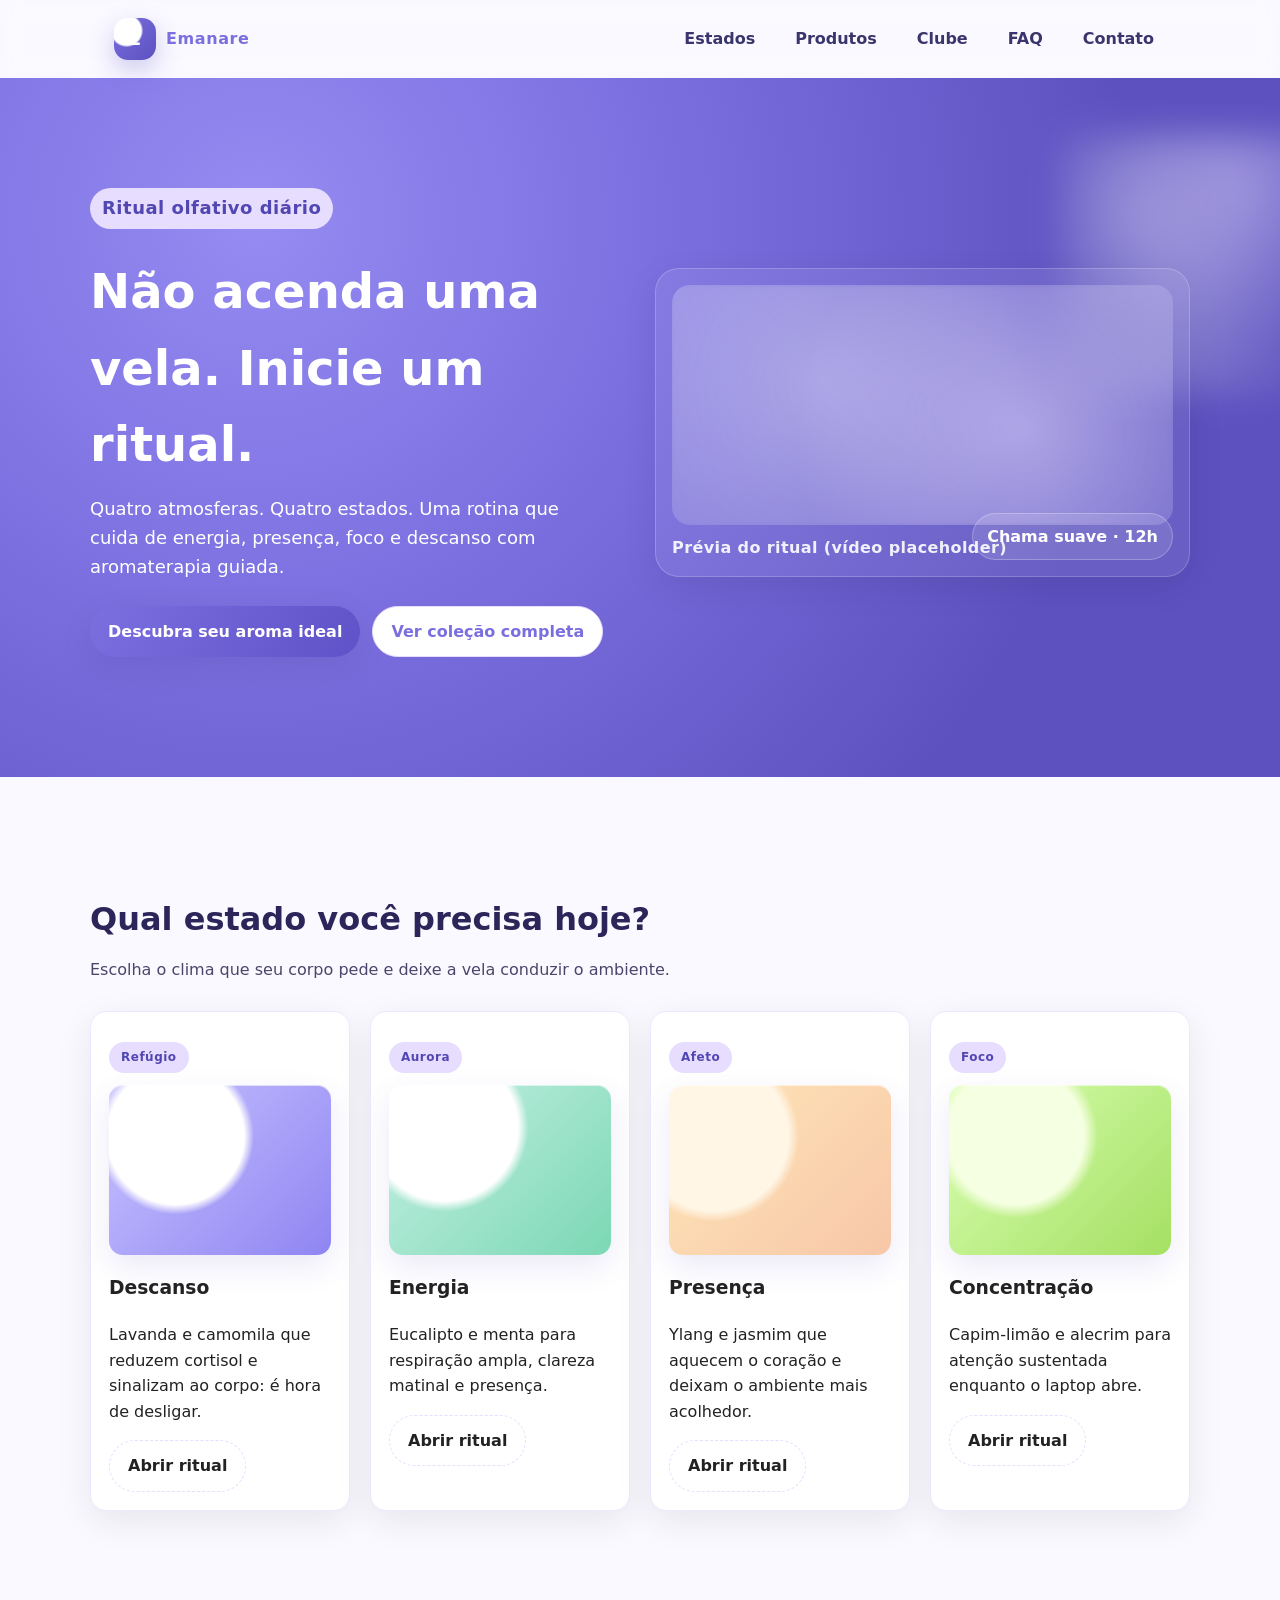
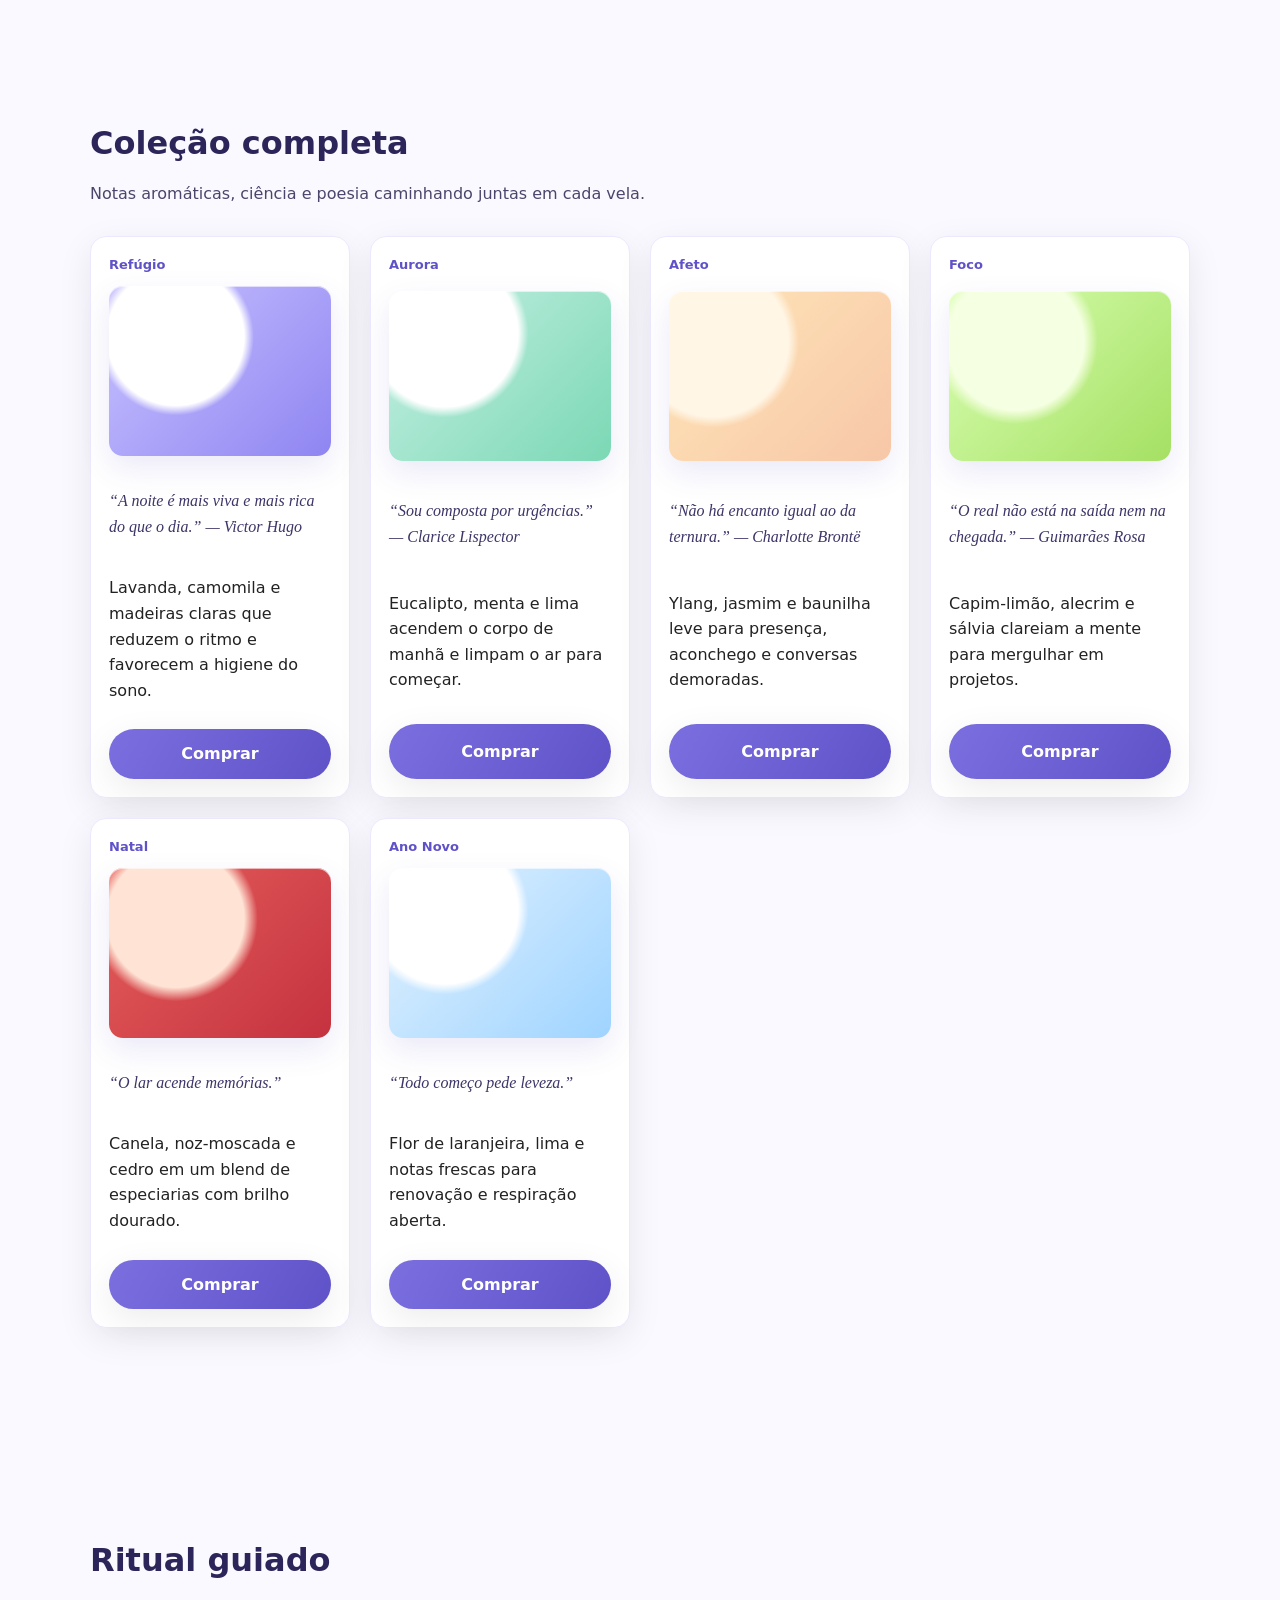
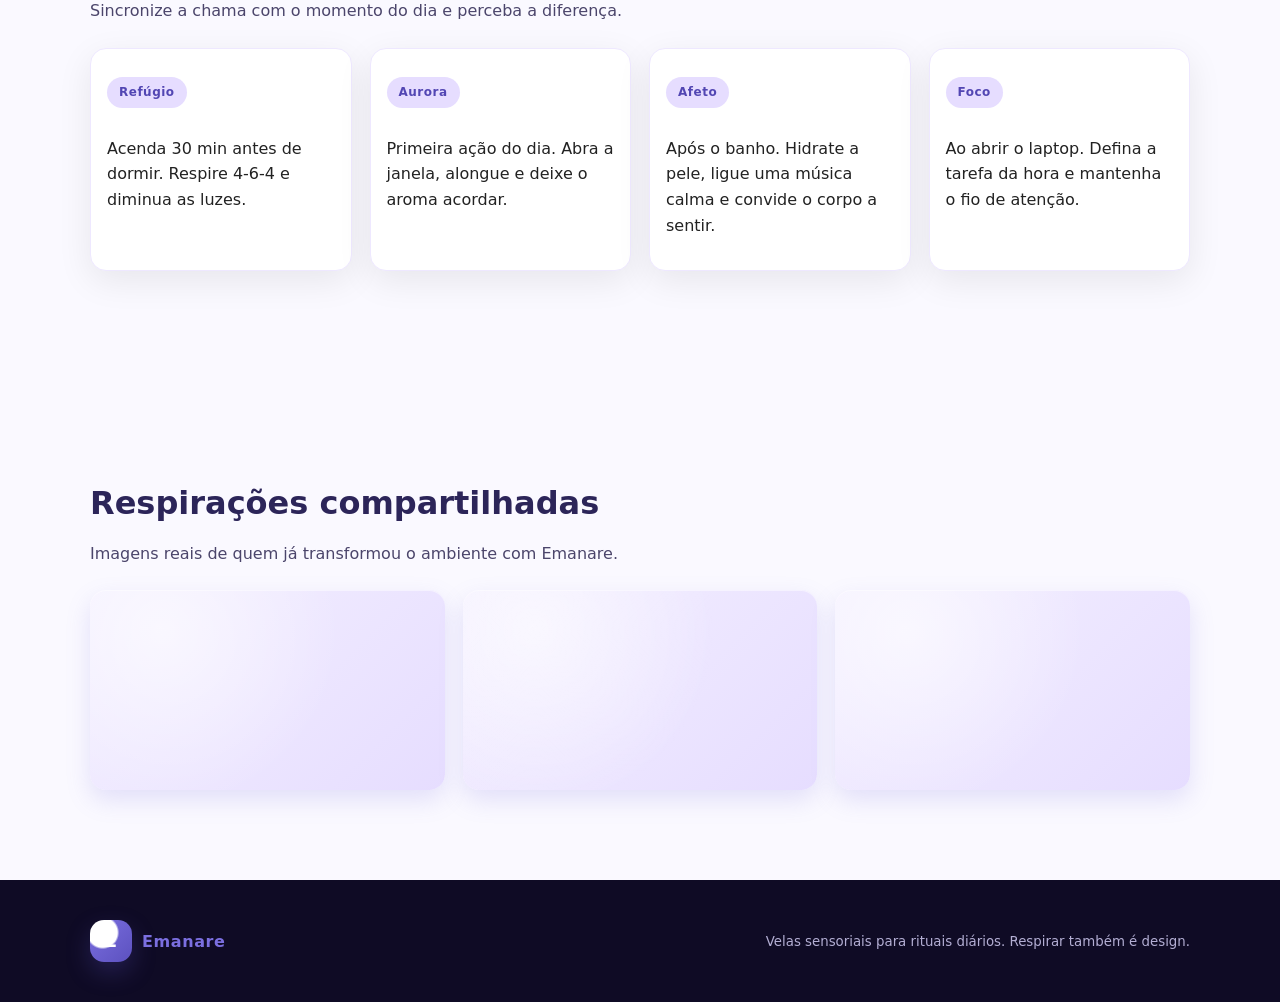
<file: index.html>
<!DOCTYPE html>
<html lang="pt-BR">
<head>
  <meta charset="UTF-8" />
  <meta name="viewport" content="width=device-width, initial-scale=1.0" />
  <title>Emanare — Velas sensoriais</title>
  <link rel="stylesheet" href="css/style.css" />
</head>
<body>
  <header>
    <nav class="navbar">
      <a class="brand" href="index.html">
        <span class="logo-mark" aria-hidden="true">E</span>
        <span>Emanare</span>
      </a>
      <div class="nav-links">
        <a href="#estados">Estados</a>
        <a href="#produtos">Produtos</a>
        <a href="clube.html">Clube</a>
        <a href="faq.html">FAQ</a>
        <a href="contato.html">Contato</a>
      </div>
    </nav>
  </header>

  <main>
    <section class="hero" id="hero">
      <div class="container">
        <div>
          <p class="badge">Ritual olfativo diário</p>
          <h1>Não acenda uma vela. Inicie um ritual.</h1>
          <p>Quatro atmosferas. Quatro estados. Uma rotina que cuida de energia, presença, foco e descanso com aromaterapia guiada.</p>
          <div style="display:flex; gap:12px; flex-wrap:wrap;">
            <a class="btn-primary" href="#produtos">Descubra seu aroma ideal</a>
            <a class="btn-secondary" href="produtos.html">Ver coleção completa</a>
          </div>
        </div>
        <div class="video-placeholder">
          <div class="video-frame"></div>
          <div class="smoke-badge">Chama suave · 12h</div>
          <div class="video-label">Prévia do ritual (vídeo placeholder)</div>
        </div>
        <div class="hero-smoke" aria-hidden="true"></div>
      </div>
    </section>

    <section class="section" id="estados">
      <div class="container">
        <h2>Qual estado você precisa hoje?</h2>
        <p class="lead">Escolha o clima que seu corpo pede e deixe a vela conduzir o ambiente.</p>
        <div class="grid">
          <div class="card">
            <p class="badge">Refúgio</p>
            <div class="illustration lavender" role="img" aria-label="Refúgio"></div>
            <h3>Descanso</h3>
            <p>Lavanda e camomila que reduzem cortisol e sinalizam ao corpo: é hora de desligar.</p>
            <a class="btn-ghost" href="produto-refugio.html">Abrir ritual</a>
          </div>
          <div class="card">
            <p class="badge">Aurora</p>
            <div class="illustration eucalyptus" role="img" aria-label="Aurora"></div>
            <h3>Energia</h3>
            <p>Eucalipto e menta para respiração ampla, clareza matinal e presença.</p>
            <a class="btn-ghost" href="produto-aurora.html">Abrir ritual</a>
          </div>
          <div class="card">
            <p class="badge">Afeto</p>
            <div class="illustration ylang" role="img" aria-label="Afeto"></div>
            <h3>Presença</h3>
            <p>Ylang e jasmim que aquecem o coração e deixam o ambiente mais acolhedor.</p>
            <a class="btn-ghost" href="produto-afeto.html">Abrir ritual</a>
          </div>
          <div class="card">
            <p class="badge">Foco</p>
            <div class="illustration lemon" role="img" aria-label="Foco"></div>
            <h3>Concentração</h3>
            <p>Capim-limão e alecrim para atenção sustentada enquanto o laptop abre.</p>
            <a class="btn-ghost" href="produto-foco.html">Abrir ritual</a>
          </div>
        </div>
      </div>
    </section>

    <section class="section" id="produtos">
      <div class="container">
        <h2>Coleção completa</h2>
        <p class="lead">Notas aromáticas, ciência e poesia caminhando juntas em cada vela.</p>
        <div class="product-grid">
          <div class="product-card">
            <div class="tag">Refúgio</div>
            <div class="illustration lavender" role="img" aria-label="Refúgio"></div>
            <p class="quote">“A noite é mais viva e mais rica do que o dia.” — Victor Hugo</p>
            <p>Lavanda, camomila e madeiras claras que reduzem o ritmo e favorecem a higiene do sono.</p>
            <a class="btn-primary" href="produto-refugio.html">Comprar</a>
          </div>
          <div class="product-card">
            <div class="tag">Aurora</div>
            <div class="illustration eucalyptus" role="img" aria-label="Aurora"></div>
            <p class="quote">“Sou composta por urgências.” — Clarice Lispector</p>
            <p>Eucalipto, menta e lima acendem o corpo de manhã e limpam o ar para começar.</p>
            <a class="btn-primary" href="produto-aurora.html">Comprar</a>
          </div>
          <div class="product-card">
            <div class="tag">Afeto</div>
            <div class="illustration ylang" role="img" aria-label="Afeto"></div>
            <p class="quote">“Não há encanto igual ao da ternura.” — Charlotte Brontë</p>
            <p>Ylang, jasmim e baunilha leve para presença, aconchego e conversas demoradas.</p>
            <a class="btn-primary" href="produto-afeto.html">Comprar</a>
          </div>
          <div class="product-card">
            <div class="tag">Foco</div>
            <div class="illustration lemon" role="img" aria-label="Foco"></div>
            <p class="quote">“O real não está na saída nem na chegada.” — Guimarães Rosa</p>
            <p>Capim-limão, alecrim e sálvia clareiam a mente para mergulhar em projetos.</p>
            <a class="btn-primary" href="produto-foco.html">Comprar</a>
          </div>
          <div class="product-card">
            <div class="tag">Natal</div>
            <div class="illustration red" role="img" aria-label="Natal"></div>
            <p class="quote">“O lar acende memórias.”</p>
            <p>Canela, noz-moscada e cedro em um blend de especiarias com brilho dourado.</p>
            <a class="btn-primary" href="produto-natal.html">Comprar</a>
          </div>
          <div class="product-card">
            <div class="tag">Ano Novo</div>
            <div class="illustration light" role="img" aria-label="Ano Novo"></div>
            <p class="quote">“Todo começo pede leveza.”</p>
            <p>Flor de laranjeira, lima e notas frescas para renovação e respiração aberta.</p>
            <a class="btn-primary" href="produto-ano-novo.html">Comprar</a>
          </div>
        </div>
      </div>
    </section>

    <section class="section" id="ritual">
      <div class="container">
        <h2>Ritual guiado</h2>
        <p class="lead">Sincronize a chama com o momento do dia e perceba a diferença.</p>
        <div class="ritual-list">
          <div class="ritual-item">
            <p class="badge">Refúgio</p>
            <p>Acenda 30 min antes de dormir. Respire 4-6-4 e diminua as luzes.</p>
          </div>
          <div class="ritual-item">
            <p class="badge">Aurora</p>
            <p>Primeira ação do dia. Abra a janela, alongue e deixe o aroma acordar.</p>
          </div>
          <div class="ritual-item">
            <p class="badge">Afeto</p>
            <p>Após o banho. Hidrate a pele, ligue uma música calma e convide o corpo a sentir.</p>
          </div>
          <div class="ritual-item">
            <p class="badge">Foco</p>
            <p>Ao abrir o laptop. Defina a tarefa da hora e mantenha o fio de atenção.</p>
          </div>
        </div>
      </div>
    </section>

    <section class="section" id="ugc">
      <div class="container">
        <h2>Respirações compartilhadas</h2>
        <p class="lead">Imagens reais de quem já transformou o ambiente com Emanare.</p>
        <div class="ugc">
          <div class="ugc-tile" role="img" aria-label="Ambiente com vela"></div>
          <div class="ugc-tile" role="img" aria-label="Detalhe de chama"></div>
          <div class="ugc-tile" role="img" aria-label="Leitura com vela"></div>
        </div>
      </div>
    </section>
  </main>

  <footer class="footer">
    <div class="container">
      <div class="brand">
        <span class="logo-mark" aria-hidden="true">E</span>
        <span>Emanare</span>
      </div>
      <small>Velas sensoriais para rituais diários. Respirar também é design.</small>
    </div>
  </footer>
  <script src="js/main.js"></script>
</body>
</html>
</file>
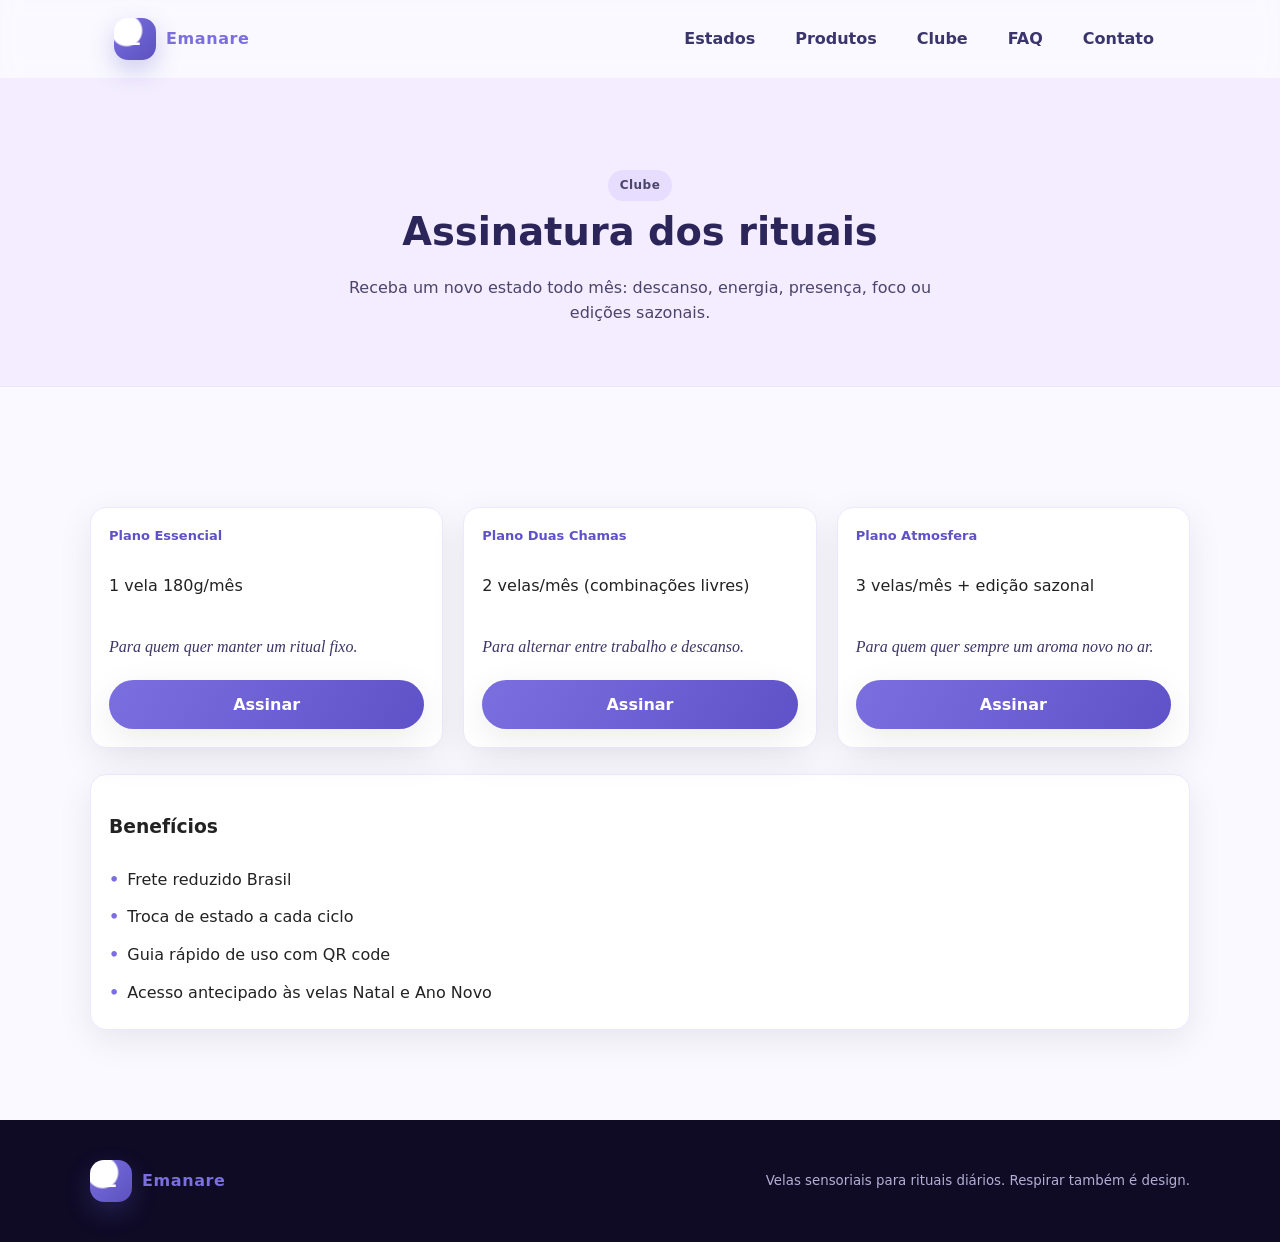
<file: clube.html>
<!DOCTYPE html>
<html lang="pt-BR">
<head>
  <meta charset="UTF-8" />
  <meta name="viewport" content="width=device-width, initial-scale=1.0" />
  <title>Clube — Emanare</title>
  <link rel="stylesheet" href="css/style.css" />
</head>
<body>
  <header>
    <nav class="navbar">
      <a class="brand" href="index.html">
        <span class="logo-mark" aria-hidden="true">E</span>
        <span>Emanare</span>
      </a>
      <div class="nav-links">
        <a href="index.html#estados">Estados</a>
        <a href="produtos.html">Produtos</a>
        <a href="clube.html">Clube</a>
        <a href="faq.html">FAQ</a>
        <a href="contato.html">Contato</a>
      </div>
    </nav>
  </header>

  <section class="page-hero">
    <div class="container">
      <p class="badge">Clube</p>
      <h1>Assinatura dos rituais</h1>
      <p>Receba um novo estado todo mês: descanso, energia, presença, foco ou edições sazonais.</p>
    </div>
  </section>

  <main class="section">
    <div class="container">
      <div class="product-grid">
        <div class="product-card">
          <div class="tag">Plano Essencial</div>
          <p>1 vela 180g/mês</p>
          <p class="quote">Para quem quer manter um ritual fixo.</p>
          <a class="btn-primary" href="contato.html">Assinar</a>
        </div>
        <div class="product-card">
          <div class="tag">Plano Duas Chamas</div>
          <p>2 velas/mês (combinações livres)</p>
          <p class="quote">Para alternar entre trabalho e descanso.</p>
          <a class="btn-primary" href="contato.html">Assinar</a>
        </div>
        <div class="product-card">
          <div class="tag">Plano Atmosfera</div>
          <p>3 velas/mês + edição sazonal</p>
          <p class="quote">Para quem quer sempre um aroma novo no ar.</p>
          <a class="btn-primary" href="contato.html">Assinar</a>
        </div>
      </div>
      <div class="section-alt" style="margin-top:26px;">
        <h3>Benefícios</h3>
        <ul class="checklist">
          <li>Frete reduzido Brasil</li>
          <li>Troca de estado a cada ciclo</li>
          <li>Guia rápido de uso com QR code</li>
          <li>Acesso antecipado às velas Natal e Ano Novo</li>
        </ul>
      </div>
    </div>
  </main>

  <footer class="footer">
    <div class="container">
      <div class="brand">
        <span class="logo-mark" aria-hidden="true">E</span>
        <span>Emanare</span>
      </div>
      <small>Velas sensoriais para rituais diários. Respirar também é design.</small>
    </div>
  </footer>
  <script src="js/main.js"></script>
</body>
</html>
</file>
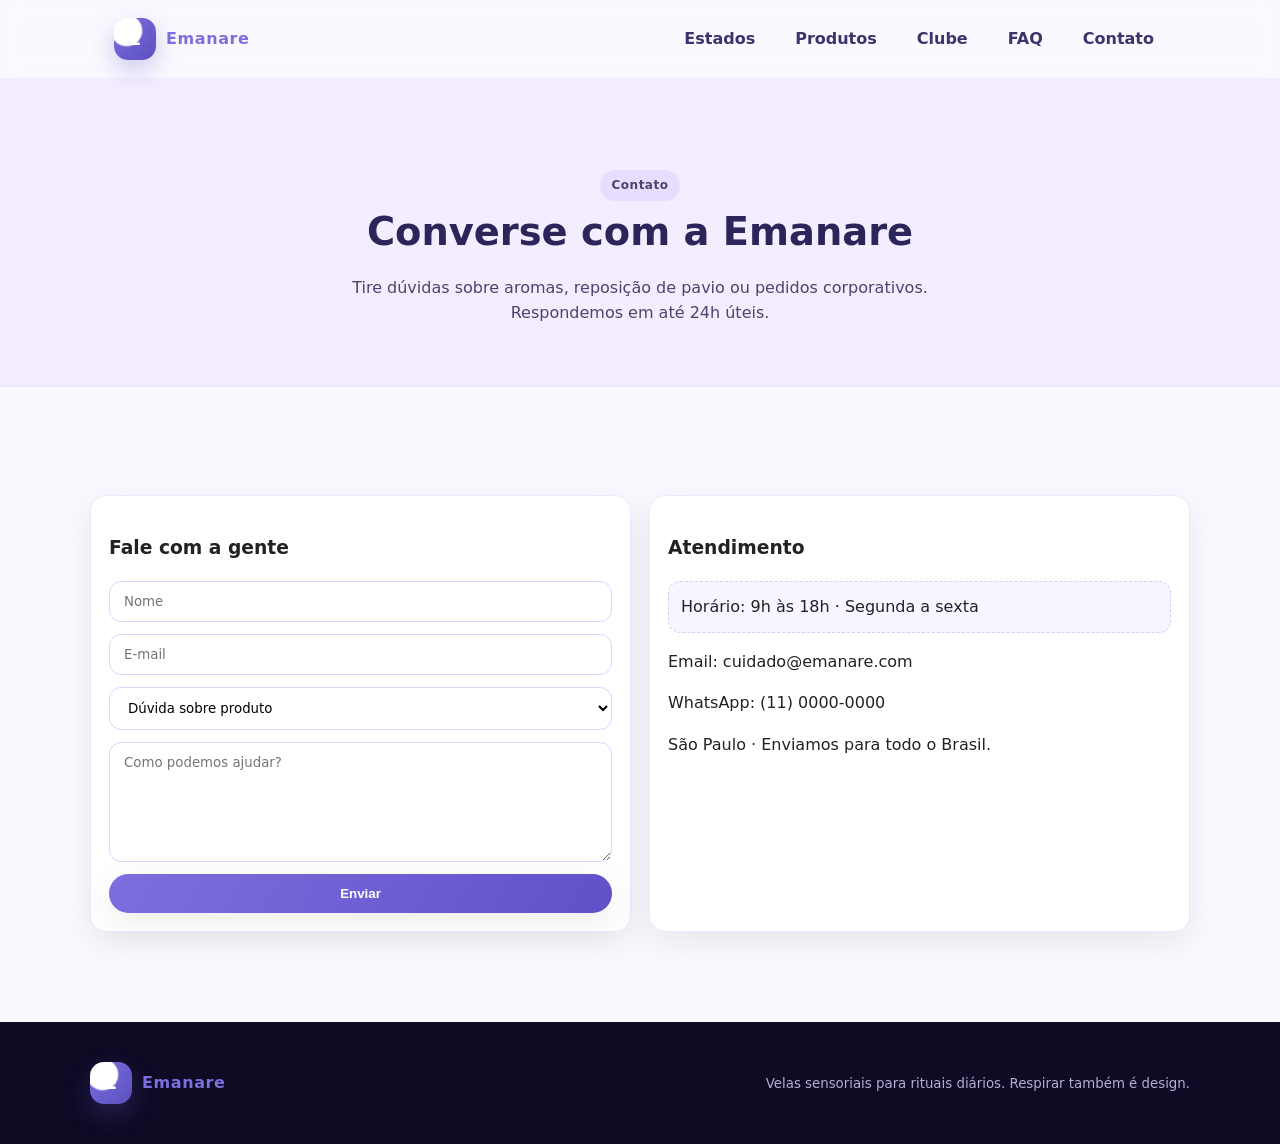
<file: contato.html>
<!DOCTYPE html>
<html lang="pt-BR">
<head>
  <meta charset="UTF-8" />
  <meta name="viewport" content="width=device-width, initial-scale=1.0" />
  <title>Contato — Emanare</title>
  <link rel="stylesheet" href="css/style.css" />
</head>
<body>
  <header>
    <nav class="navbar">
      <a class="brand" href="index.html">
        <span class="logo-mark" aria-hidden="true">E</span>
        <span>Emanare</span>
      </a>
      <div class="nav-links">
        <a href="index.html#estados">Estados</a>
        <a href="produtos.html">Produtos</a>
        <a href="clube.html">Clube</a>
        <a href="faq.html">FAQ</a>
        <a href="contato.html">Contato</a>
      </div>
    </nav>
  </header>

  <section class="page-hero">
    <div class="container">
      <p class="badge">Contato</p>
      <h1>Converse com a Emanare</h1>
      <p>Tire dúvidas sobre aromas, reposição de pavio ou pedidos corporativos. Respondemos em até 24h úteis.</p>
    </div>
  </section>

  <main class="section">
    <div class="container">
      <div class="two-col">
        <div class="section-alt">
          <h3>Fale com a gente</h3>
          <form class="contact-form">
            <input type="text" name="nome" placeholder="Nome" required />
            <input type="email" name="email" placeholder="E-mail" required />
            <select name="tema">
              <option>Dúvida sobre produto</option>
              <option>Pedido corporativo</option>
              <option>Assinatura Clube</option>
              <option>Outro assunto</option>
            </select>
            <textarea name="mensagem" placeholder="Como podemos ajudar?" required></textarea>
            <button class="btn-primary" type="submit">Enviar</button>
          </form>
        </div>
        <div class="section-alt">
          <h3>Atendimento</h3>
          <p class="note">Horário: 9h às 18h · Segunda a sexta</p>
          <p>Email: cuidado@emanare.com</p>
          <p>WhatsApp: (11) 0000-0000</p>
          <p>São Paulo · Enviamos para todo o Brasil.</p>
        </div>
      </div>
    </div>
  </main>

  <footer class="footer">
    <div class="container">
      <div class="brand">
        <span class="logo-mark" aria-hidden="true">E</span>
        <span>Emanare</span>
      </div>
      <small>Velas sensoriais para rituais diários. Respirar também é design.</small>
    </div>
  </footer>
  <script src="js/main.js"></script>
</body>
</html>
</file>
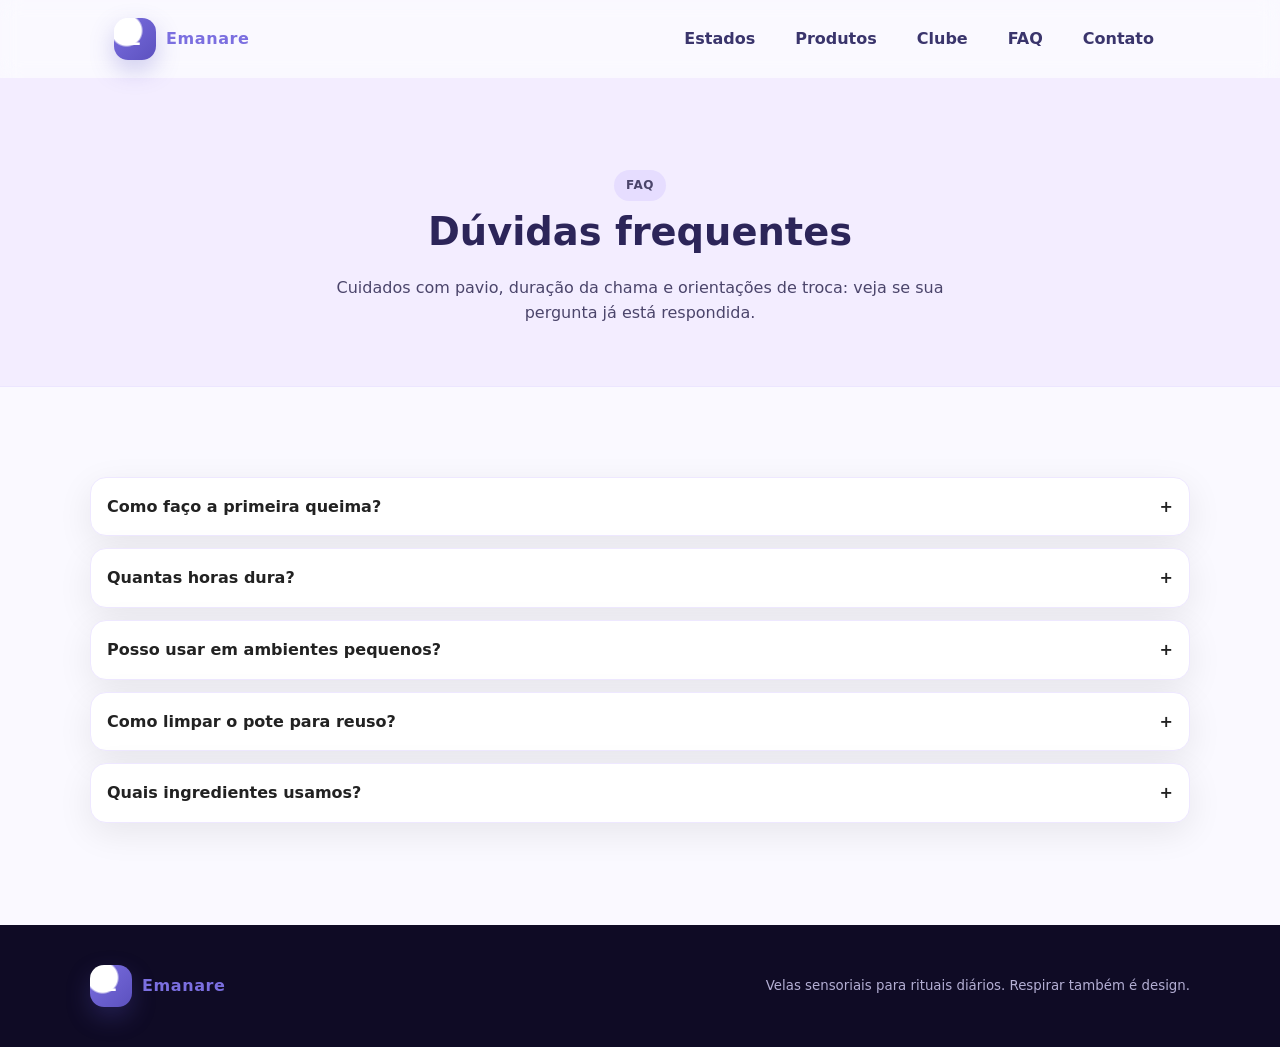
<file: faq.html>
<!DOCTYPE html>
<html lang="pt-BR">
<head>
  <meta charset="UTF-8" />
  <meta name="viewport" content="width=device-width, initial-scale=1.0" />
  <title>FAQ — Emanare</title>
  <link rel="stylesheet" href="css/style.css" />
</head>
<body>
  <header>
    <nav class="navbar">
      <a class="brand" href="index.html">
        <span class="logo-mark" aria-hidden="true">E</span>
        <span>Emanare</span>
      </a>
      <div class="nav-links">
        <a href="index.html#estados">Estados</a>
        <a href="produtos.html">Produtos</a>
        <a href="clube.html">Clube</a>
        <a href="faq.html">FAQ</a>
        <a href="contato.html">Contato</a>
      </div>
    </nav>
  </header>

  <section class="page-hero">
    <div class="container">
      <p class="badge">FAQ</p>
      <h1>Dúvidas frequentes</h1>
      <p>Cuidados com pavio, duração da chama e orientações de troca: veja se sua pergunta já está respondida.</p>
    </div>
  </section>

  <main class="section">
    <div class="container">
      <div class="faq-item">
        <div class="faq-question">Como faço a primeira queima?<span>+</span></div>
        <div class="faq-answer">Acenda por 2 horas ou até a cera derreter de borda a borda. Isso evita túnel e aumenta a vida útil.</div>
      </div>
      <div class="faq-item">
        <div class="faq-question">Quantas horas dura?<span>+</span></div>
        <div class="faq-answer">Nossas velas de 180g rendem cerca de 35 horas, com pavio aparado a 0,5cm a cada uso.</div>
      </div>
      <div class="faq-item">
        <div class="faq-question">Posso usar em ambientes pequenos?<span>+</span></div>
        <div class="faq-answer">Sim. Prefira janelas entreabertas e mantenha fora do alcance de crianças, plantas e animais.</div>
      </div>
      <div class="faq-item">
        <div class="faq-question">Como limpar o pote para reuso?<span>+</span></div>
        <div class="faq-answer">Aguarde a cera esfriar, remova o disco restante e lave com água quente e detergente neutro.</div>
      </div>
      <div class="faq-item">
        <div class="faq-question">Quais ingredientes usamos?<span>+</span></div>
        <div class="faq-answer">Cera vegetal, pavio de algodão e óleos essenciais livres de ftalatos. Nenhum teste em animais.</div>
      </div>
    </div>
  </main>

  <footer class="footer">
    <div class="container">
      <div class="brand">
        <span class="logo-mark" aria-hidden="true">E</span>
        <span>Emanare</span>
      </div>
      <small>Velas sensoriais para rituais diários. Respirar também é design.</small>
    </div>
  </footer>
  <script src="js/main.js"></script>
</body>
</html>
</file>
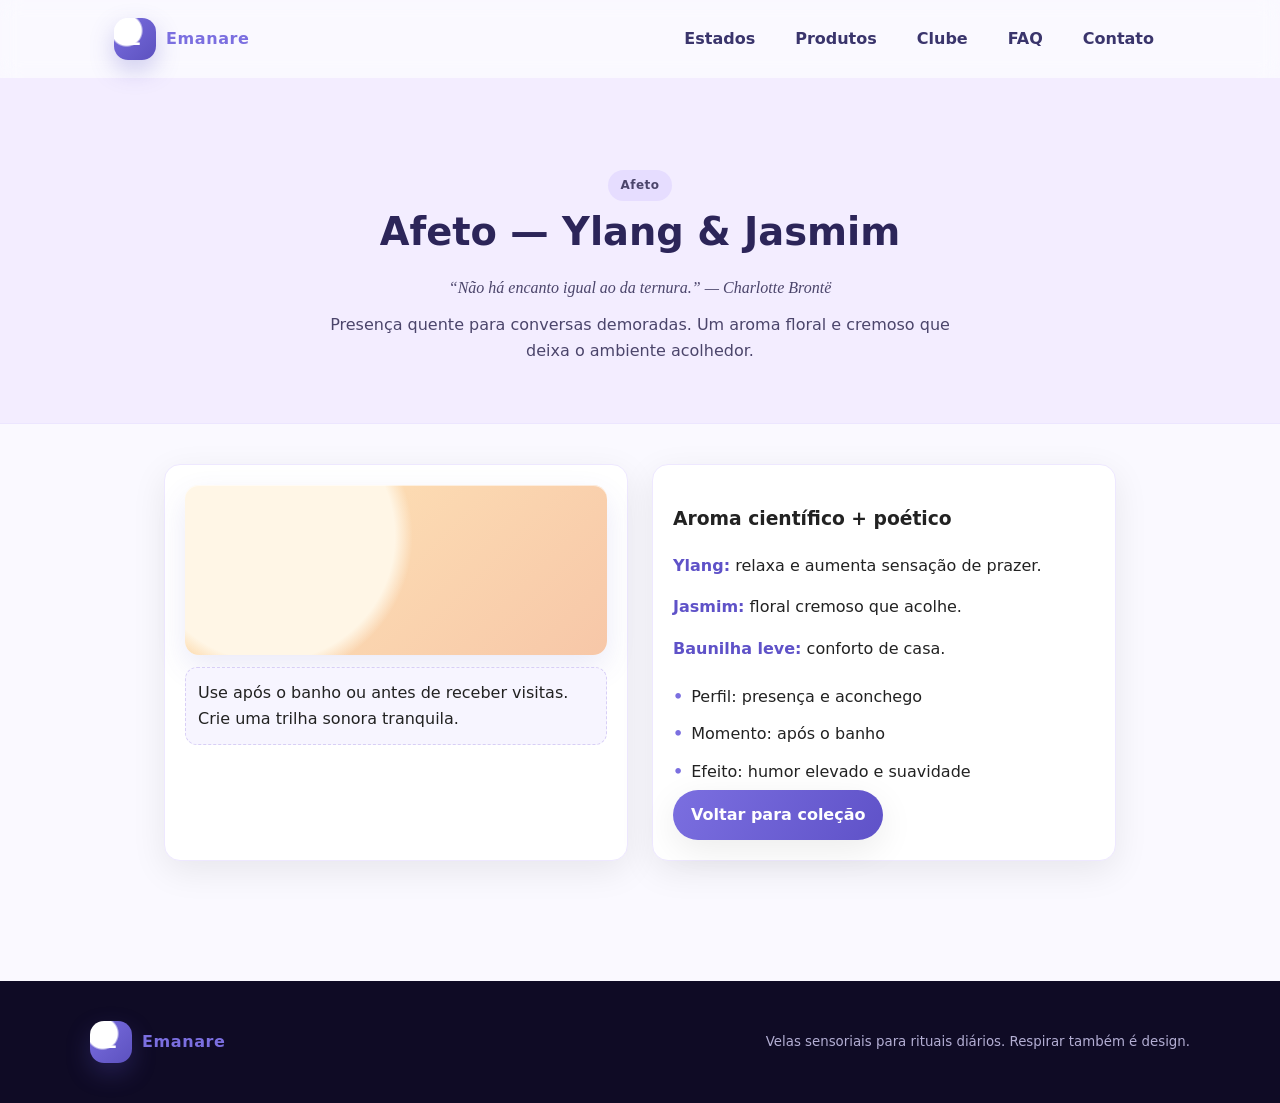
<file: produto-afeto.html>
<!DOCTYPE html>
<html lang="pt-BR">
<head>
  <meta charset="UTF-8" />
  <meta name="viewport" content="width=device-width, initial-scale=1.0" />
  <title>Afeto — Emanare</title>
  <link rel="stylesheet" href="css/style.css" />
</head>
<body>
  <header>
    <nav class="navbar">
      <a class="brand" href="index.html">
        <span class="logo-mark" aria-hidden="true">E</span>
        <span>Emanare</span>
      </a>
      <div class="nav-links">
        <a href="index.html#estados">Estados</a>
        <a href="produtos.html">Produtos</a>
        <a href="clube.html">Clube</a>
        <a href="faq.html">FAQ</a>
        <a href="contato.html">Contato</a>
      </div>
    </nav>
  </header>

  <section class="page-hero">
    <div class="container">
      <p class="badge">Afeto</p>
      <h1>Afeto — Ylang & Jasmim</h1>
      <p class="quote">“Não há encanto igual ao da ternura.” — Charlotte Brontë</p>
      <p>Presença quente para conversas demoradas. Um aroma floral e cremoso que deixa o ambiente acolhedor.</p>
    </div>
  </section>

  <main>
    <div class="detail-layout">
      <div class="detail-card">
        <div class="illustration ylang" role="img" aria-label="Vela Afeto"></div>
        <div class="note">Use após o banho ou antes de receber visitas. Crie uma trilha sonora tranquila.</div>
      </div>
      <div class="detail-card">
        <h3>Aroma científico + poético</h3>
        <p><span class="flavor">Ylang:</span> relaxa e aumenta sensação de prazer.</p>
        <p><span class="flavor">Jasmim:</span> floral cremoso que acolhe.</p>
        <p><span class="flavor">Baunilha leve:</span> conforto de casa.</p>
        <ul class="checklist">
          <li>Perfil: presença e aconchego</li>
          <li>Momento: após o banho</li>
          <li>Efeito: humor elevado e suavidade</li>
        </ul>
        <a class="btn-primary" href="produtos.html">Voltar para coleção</a>
      </div>
    </div>
  </main>

  <footer class="footer">
    <div class="container">
      <div class="brand">
        <span class="logo-mark" aria-hidden="true">E</span>
        <span>Emanare</span>
      </div>
      <small>Velas sensoriais para rituais diários. Respirar também é design.</small>
    </div>
  </footer>
  <script src="js/main.js"></script>
</body>
</html>
</file>
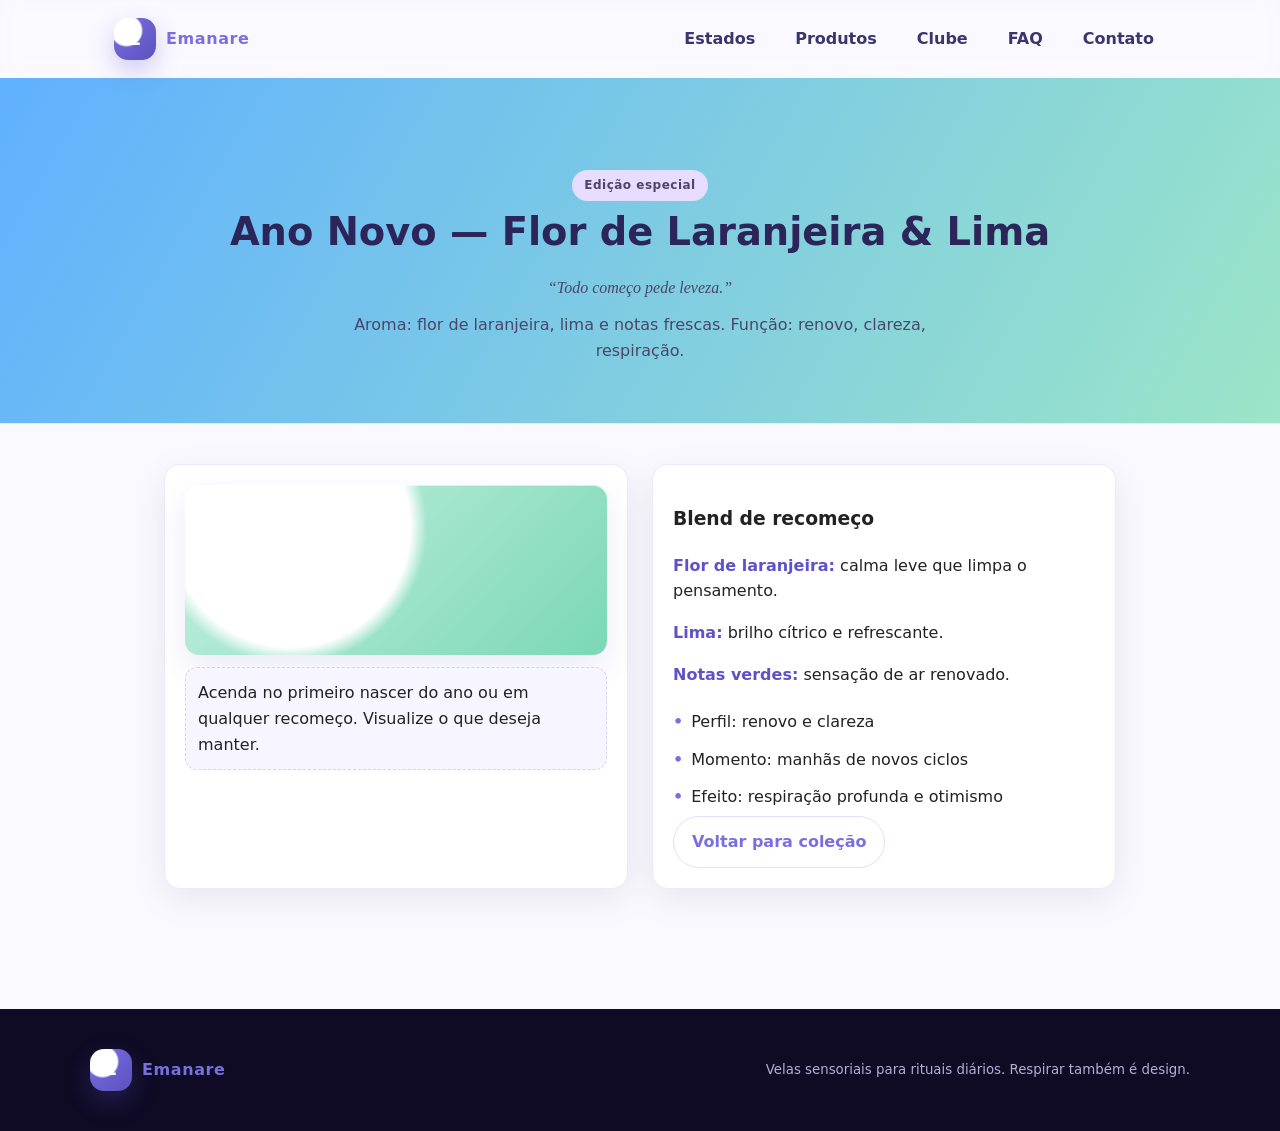
<file: produto-ano-novo.html>
<!DOCTYPE html>
<html lang="pt-BR">
<head>
  <meta charset="UTF-8" />
  <meta name="viewport" content="width=device-width, initial-scale=1.0" />
  <title>Ano Novo — Emanare</title>
  <link rel="stylesheet" href="css/style.css" />
</head>
<body>
  <header>
    <nav class="navbar">
      <a class="brand" href="index.html">
        <span class="logo-mark" aria-hidden="true">E</span>
        <span>Emanare</span>
      </a>
      <div class="nav-links">
        <a href="index.html#estados">Estados</a>
        <a href="produtos.html">Produtos</a>
        <a href="clube.html">Clube</a>
        <a href="faq.html">FAQ</a>
        <a href="contato.html">Contato</a>
      </div>
    </nav>
  </header>

  <section class="page-hero special-ano-novo">
    <div class="container">
      <p class="badge">Edição especial</p>
      <h1>Ano Novo — Flor de Laranjeira & Lima</h1>
      <p class="quote">“Todo começo pede leveza.”</p>
      <p>Aroma: flor de laranjeira, lima e notas frescas. Função: renovo, clareza, respiração.</p>
    </div>
  </section>

  <main>
    <div class="detail-layout">
      <div class="detail-card">
        <div class="illustration eucalyptus" role="img" aria-label="Vela Ano Novo"></div>
        <div class="note">Acenda no primeiro nascer do ano ou em qualquer recomeço. Visualize o que deseja manter.</div>
      </div>
      <div class="detail-card">
        <h3>Blend de recomeço</h3>
        <p><span class="flavor">Flor de laranjeira:</span> calma leve que limpa o pensamento.</p>
        <p><span class="flavor">Lima:</span> brilho cítrico e refrescante.</p>
        <p><span class="flavor">Notas verdes:</span> sensação de ar renovado.</p>
        <ul class="checklist">
          <li>Perfil: renovo e clareza</li>
          <li>Momento: manhãs de novos ciclos</li>
          <li>Efeito: respiração profunda e otimismo</li>
        </ul>
        <a class="btn-secondary" href="produtos.html">Voltar para coleção</a>
      </div>
    </div>
  </main>

  <footer class="footer">
    <div class="container">
      <div class="brand">
        <span class="logo-mark" aria-hidden="true">E</span>
        <span>Emanare</span>
      </div>
      <small>Velas sensoriais para rituais diários. Respirar também é design.</small>
    </div>
  </footer>
  <script src="js/main.js"></script>
</body>
</html>
</file>
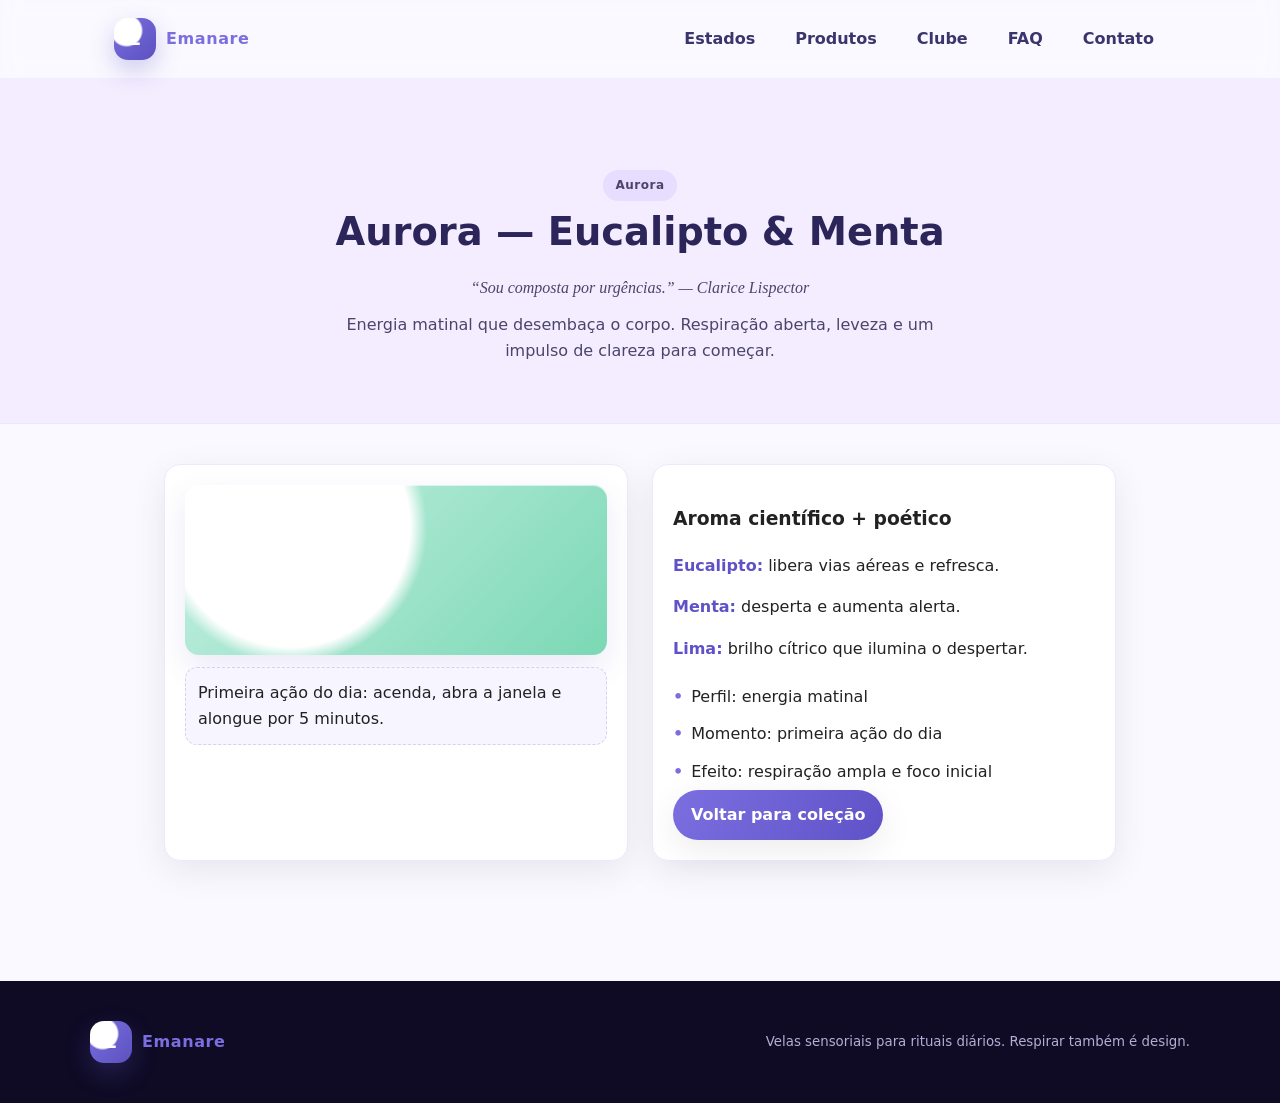
<file: produto-aurora.html>
<!DOCTYPE html>
<html lang="pt-BR">
<head>
  <meta charset="UTF-8" />
  <meta name="viewport" content="width=device-width, initial-scale=1.0" />
  <title>Aurora — Emanare</title>
  <link rel="stylesheet" href="css/style.css" />
</head>
<body>
  <header>
    <nav class="navbar">
      <a class="brand" href="index.html">
        <span class="logo-mark" aria-hidden="true">E</span>
        <span>Emanare</span>
      </a>
      <div class="nav-links">
        <a href="index.html#estados">Estados</a>
        <a href="produtos.html">Produtos</a>
        <a href="clube.html">Clube</a>
        <a href="faq.html">FAQ</a>
        <a href="contato.html">Contato</a>
      </div>
    </nav>
  </header>

  <section class="page-hero">
    <div class="container">
      <p class="badge">Aurora</p>
      <h1>Aurora — Eucalipto & Menta</h1>
      <p class="quote">“Sou composta por urgências.” — Clarice Lispector</p>
      <p>Energia matinal que desembaça o corpo. Respiração aberta, leveza e um impulso de clareza para começar.</p>
    </div>
  </section>

  <main>
    <div class="detail-layout">
      <div class="detail-card">
        <div class="illustration eucalyptus" role="img" aria-label="Vela Aurora"></div>
        <div class="note">Primeira ação do dia: acenda, abra a janela e alongue por 5 minutos.</div>
      </div>
      <div class="detail-card">
        <h3>Aroma científico + poético</h3>
        <p><span class="flavor">Eucalipto:</span> libera vias aéreas e refresca.</p>
        <p><span class="flavor">Menta:</span> desperta e aumenta alerta.</p>
        <p><span class="flavor">Lima:</span> brilho cítrico que ilumina o despertar.</p>
        <ul class="checklist">
          <li>Perfil: energia matinal</li>
          <li>Momento: primeira ação do dia</li>
          <li>Efeito: respiração ampla e foco inicial</li>
        </ul>
        <a class="btn-primary" href="produtos.html">Voltar para coleção</a>
      </div>
    </div>
  </main>

  <footer class="footer">
    <div class="container">
      <div class="brand">
        <span class="logo-mark" aria-hidden="true">E</span>
        <span>Emanare</span>
      </div>
      <small>Velas sensoriais para rituais diários. Respirar também é design.</small>
    </div>
  </footer>
  <script src="js/main.js"></script>
</body>
</html>
</file>
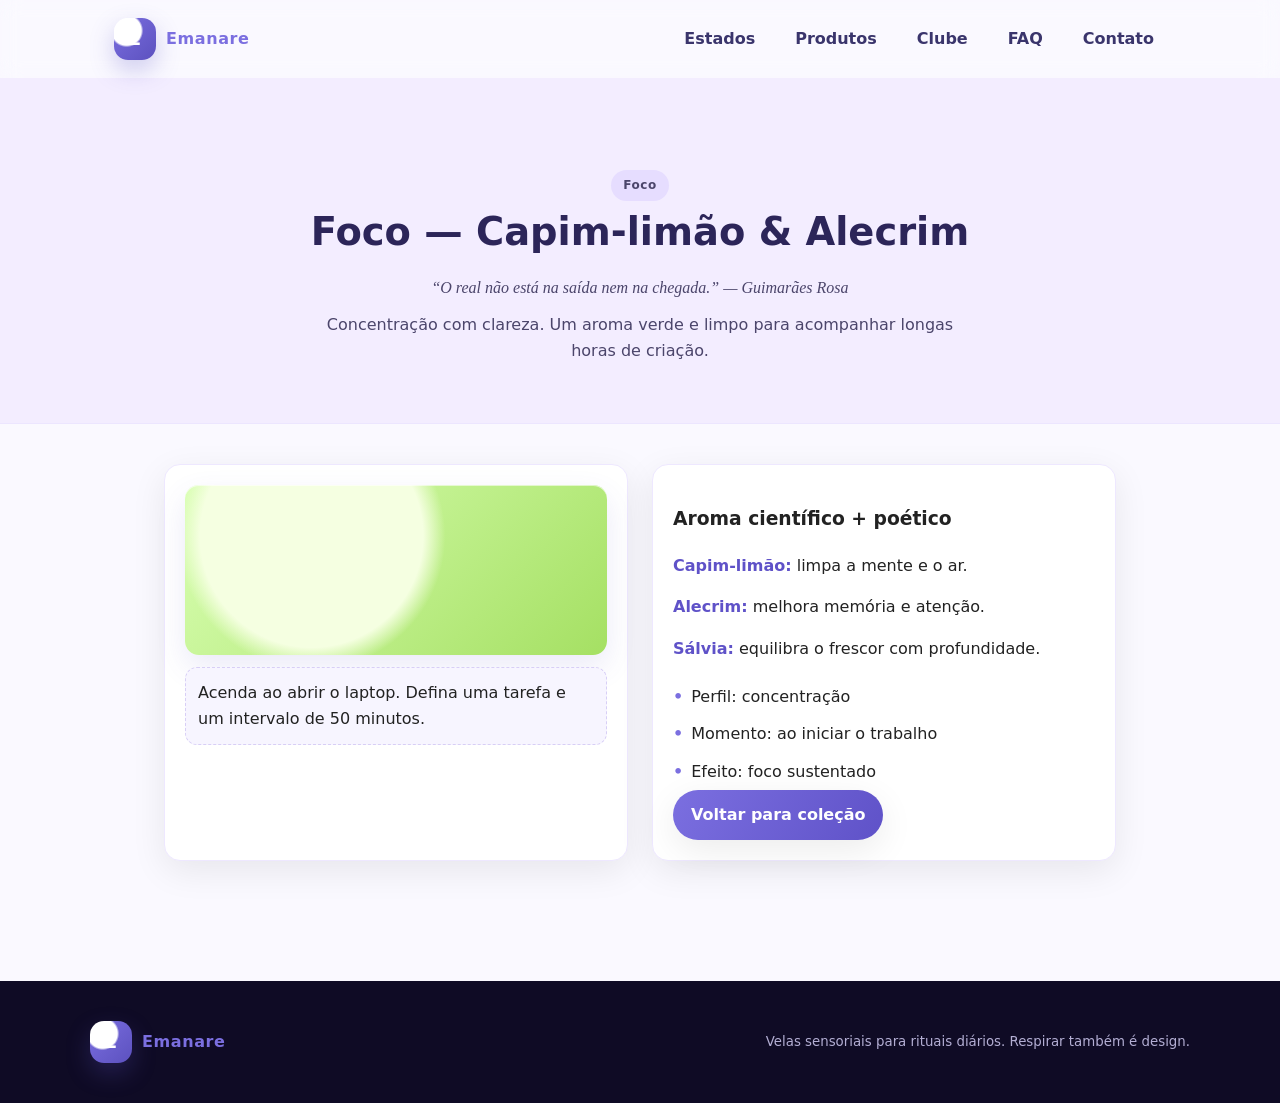
<file: produto-foco.html>
<!DOCTYPE html>
<html lang="pt-BR">
<head>
  <meta charset="UTF-8" />
  <meta name="viewport" content="width=device-width, initial-scale=1.0" />
  <title>Foco — Emanare</title>
  <link rel="stylesheet" href="css/style.css" />
</head>
<body>
  <header>
    <nav class="navbar">
      <a class="brand" href="index.html">
        <span class="logo-mark" aria-hidden="true">E</span>
        <span>Emanare</span>
      </a>
      <div class="nav-links">
        <a href="index.html#estados">Estados</a>
        <a href="produtos.html">Produtos</a>
        <a href="clube.html">Clube</a>
        <a href="faq.html">FAQ</a>
        <a href="contato.html">Contato</a>
      </div>
    </nav>
  </header>

  <section class="page-hero">
    <div class="container">
      <p class="badge">Foco</p>
      <h1>Foco — Capim-limão & Alecrim</h1>
      <p class="quote">“O real não está na saída nem na chegada.” — Guimarães Rosa</p>
      <p>Concentração com clareza. Um aroma verde e limpo para acompanhar longas horas de criação.</p>
    </div>
  </section>

  <main>
    <div class="detail-layout">
      <div class="detail-card">
        <div class="illustration lemon" role="img" aria-label="Vela Foco"></div>
        <div class="note">Acenda ao abrir o laptop. Defina uma tarefa e um intervalo de 50 minutos.</div>
      </div>
      <div class="detail-card">
        <h3>Aroma científico + poético</h3>
        <p><span class="flavor">Capim-limão:</span> limpa a mente e o ar.</p>
        <p><span class="flavor">Alecrim:</span> melhora memória e atenção.</p>
        <p><span class="flavor">Sálvia:</span> equilibra o frescor com profundidade.</p>
        <ul class="checklist">
          <li>Perfil: concentração</li>
          <li>Momento: ao iniciar o trabalho</li>
          <li>Efeito: foco sustentado</li>
        </ul>
        <a class="btn-primary" href="produtos.html">Voltar para coleção</a>
      </div>
    </div>
  </main>

  <footer class="footer">
    <div class="container">
      <div class="brand">
        <span class="logo-mark" aria-hidden="true">E</span>
        <span>Emanare</span>
      </div>
      <small>Velas sensoriais para rituais diários. Respirar também é design.</small>
    </div>
  </footer>
  <script src="js/main.js"></script>
</body>
</html>
</file>
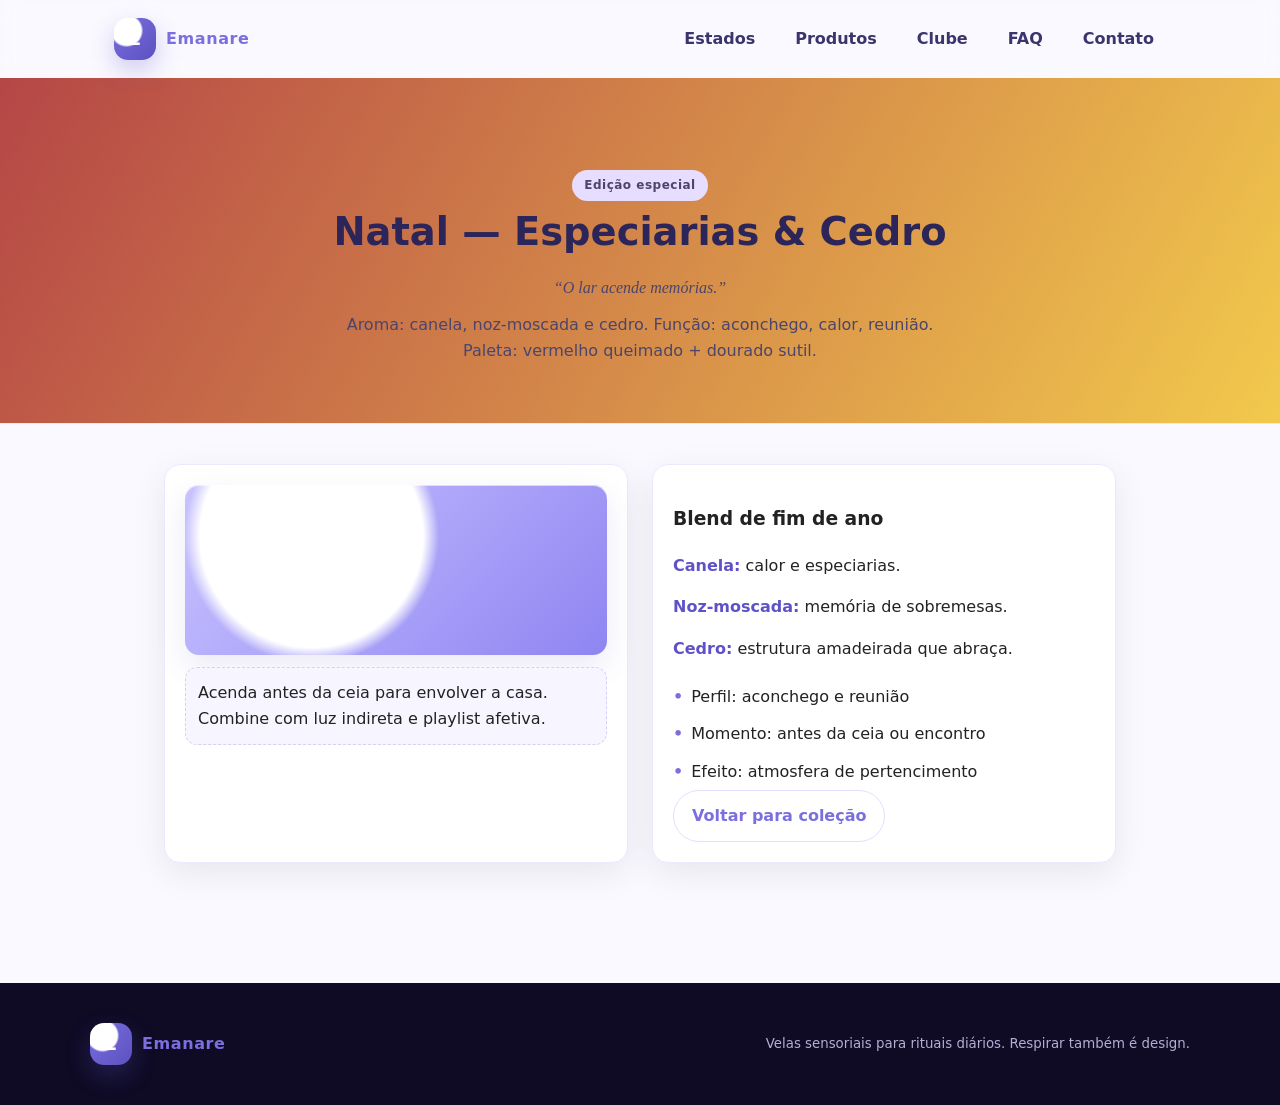
<file: produto-natal.html>
<!DOCTYPE html>
<html lang="pt-BR">
<head>
  <meta charset="UTF-8" />
  <meta name="viewport" content="width=device-width, initial-scale=1.0" />
  <title>Natal — Emanare</title>
  <link rel="stylesheet" href="css/style.css" />
</head>
<body>
  <header>
    <nav class="navbar">
      <a class="brand" href="index.html">
        <span class="logo-mark" aria-hidden="true">E</span>
        <span>Emanare</span>
      </a>
      <div class="nav-links">
        <a href="index.html#estados">Estados</a>
        <a href="produtos.html">Produtos</a>
        <a href="clube.html">Clube</a>
        <a href="faq.html">FAQ</a>
        <a href="contato.html">Contato</a>
      </div>
    </nav>
  </header>

  <section class="page-hero special-natal">
    <div class="container">
      <p class="badge">Edição especial</p>
      <h1>Natal — Especiarias & Cedro</h1>
      <p class="quote">“O lar acende memórias.”</p>
      <p>Aroma: canela, noz-moscada e cedro. Função: aconchego, calor, reunião. Paleta: vermelho queimado + dourado sutil.</p>
    </div>
  </section>

  <main>
    <div class="detail-layout">
      <div class="detail-card">
        <div class="illustration lavender" role="img" aria-label="Vela Natal"></div>
        <div class="note">Acenda antes da ceia para envolver a casa. Combine com luz indireta e playlist afetiva.</div>
      </div>
      <div class="detail-card">
        <h3>Blend de fim de ano</h3>
        <p><span class="flavor">Canela:</span> calor e especiarias.</p>
        <p><span class="flavor">Noz-moscada:</span> memória de sobremesas.</p>
        <p><span class="flavor">Cedro:</span> estrutura amadeirada que abraça.</p>
        <ul class="checklist">
          <li>Perfil: aconchego e reunião</li>
          <li>Momento: antes da ceia ou encontro</li>
          <li>Efeito: atmosfera de pertencimento</li>
        </ul>
        <a class="btn-secondary" href="produtos.html">Voltar para coleção</a>
      </div>
    </div>
  </main>

  <footer class="footer">
    <div class="container">
      <div class="brand">
        <span class="logo-mark" aria-hidden="true">E</span>
        <span>Emanare</span>
      </div>
      <small>Velas sensoriais para rituais diários. Respirar também é design.</small>
    </div>
  </footer>
  <script src="js/main.js"></script>
</body>
</html>
</file>
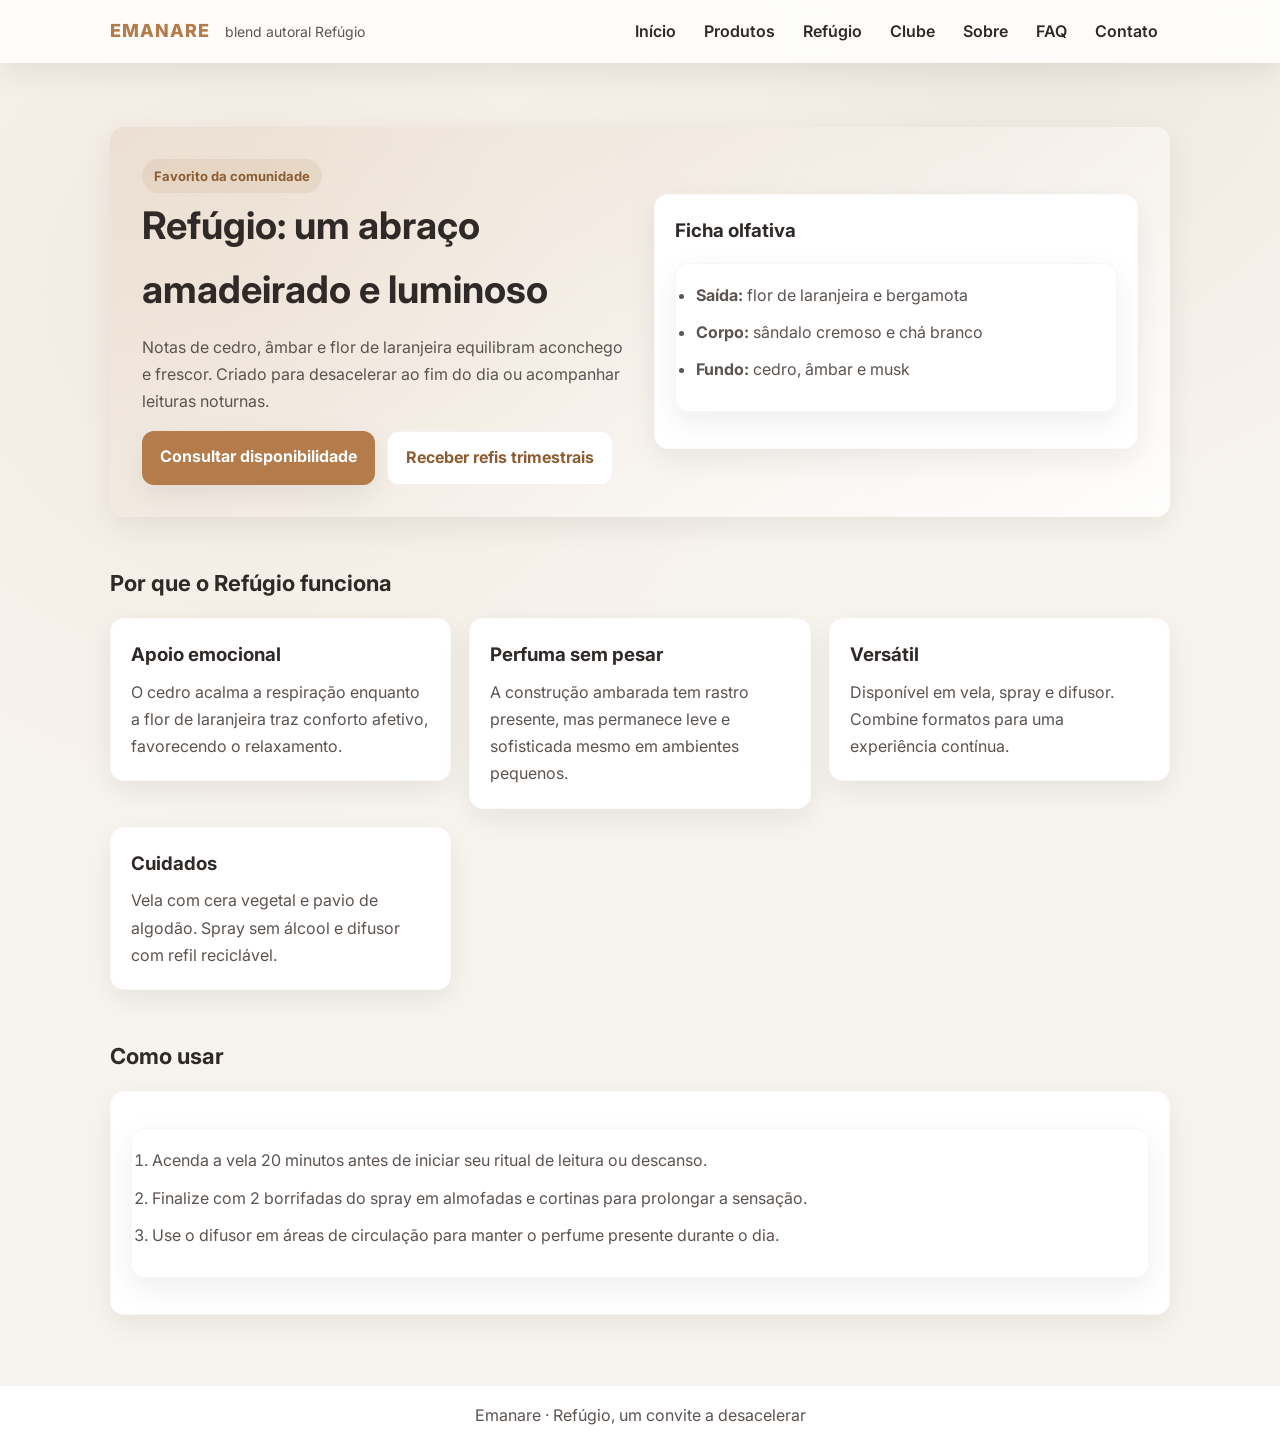
<file: produto-refugio.html>
<!DOCTYPE html>
<html lang="pt-BR">
<head>
  <meta charset="UTF-8">
  <meta name="viewport" content="width=device-width, initial-scale=1.0">
  <title>Refúgio | Emanare</title>
  <link rel="preconnect" href="https://fonts.googleapis.com">
  <link rel="preconnect" href="https://fonts.gstatic.com" crossorigin>
  <link href="https://fonts.googleapis.com/css2?family=Inter:wght@400;600;700;800&display=swap" rel="stylesheet">
  <link rel="stylesheet" href="style.css">
</head>
<body>
  <header>
    <div class="navbar">
      <div>
        <span class="logo">Emanare</span>
        <span class="tagline">blend autoral Refúgio</span>
      </div>
      <nav>
        <a href="index.html">Início</a>
        <a href="produtos.html">Produtos</a>
        <a href="produto-refugio.html">Refúgio</a>
        <a href="clube.html">Clube</a>
        <a href="sobre.html">Sobre</a>
        <a href="faq.html">FAQ</a>
        <a href="contato.html">Contato</a>
      </nav>
    </div>
  </header>

  <main>
    <section class="hero">
      <div>
        <div class="badge">Favorito da comunidade</div>
        <h1>Refúgio: um abraço amadeirado e luminoso</h1>
        <p>Notas de cedro, âmbar e flor de laranjeira equilibram aconchego e frescor. Criado para desacelerar ao fim do dia ou acompanhar leituras noturnas.</p>
        <div class="button-row">
          <a class="button primary" href="contato.html">Consultar disponibilidade</a>
          <a class="button secondary" href="clube.html">Receber refis trimestrais</a>
        </div>
      </div>
      <div class="card">
        <h3>Ficha olfativa</h3>
        <ul class="list">
          <li><strong>Saída:</strong> flor de laranjeira e bergamota</li>
          <li><strong>Corpo:</strong> sândalo cremoso e chá branco</li>
          <li><strong>Fundo:</strong> cedro, âmbar e musk</li>
        </ul>
      </div>
    </section>

    <h2 class="section-title">Por que o Refúgio funciona</h2>
    <div class="grid-2">
      <div class="card">
        <h3>Apoio emocional</h3>
        <p>O cedro acalma a respiração enquanto a flor de laranjeira traz conforto afetivo, favorecendo o relaxamento.</p>
      </div>
      <div class="card">
        <h3>Perfuma sem pesar</h3>
        <p>A construção ambarada tem rastro presente, mas permanece leve e sofisticada mesmo em ambientes pequenos.</p>
      </div>
      <div class="card">
        <h3>Versátil</h3>
        <p>Disponível em vela, spray e difusor. Combine formatos para uma experiência contínua.</p>
      </div>
      <div class="card">
        <h3>Cuidados</h3>
        <p>Vela com cera vegetal e pavio de algodão. Spray sem álcool e difusor com refil reciclável.</p>
      </div>
    </div>

    <h2 class="section-title">Como usar</h2>
    <div class="card">
      <ol class="list">
        <li>Acenda a vela 20 minutos antes de iniciar seu ritual de leitura ou descanso.</li>
        <li>Finalize com 2 borrifadas do spray em almofadas e cortinas para prolongar a sensação.</li>
        <li>Use o difusor em áreas de circulação para manter o perfume presente durante o dia.</li>
      </ol>
    </div>
  </main>

  <footer>
    Emanare · Refúgio, um convite a desacelerar
  </footer>
</body>
</html>
</file>
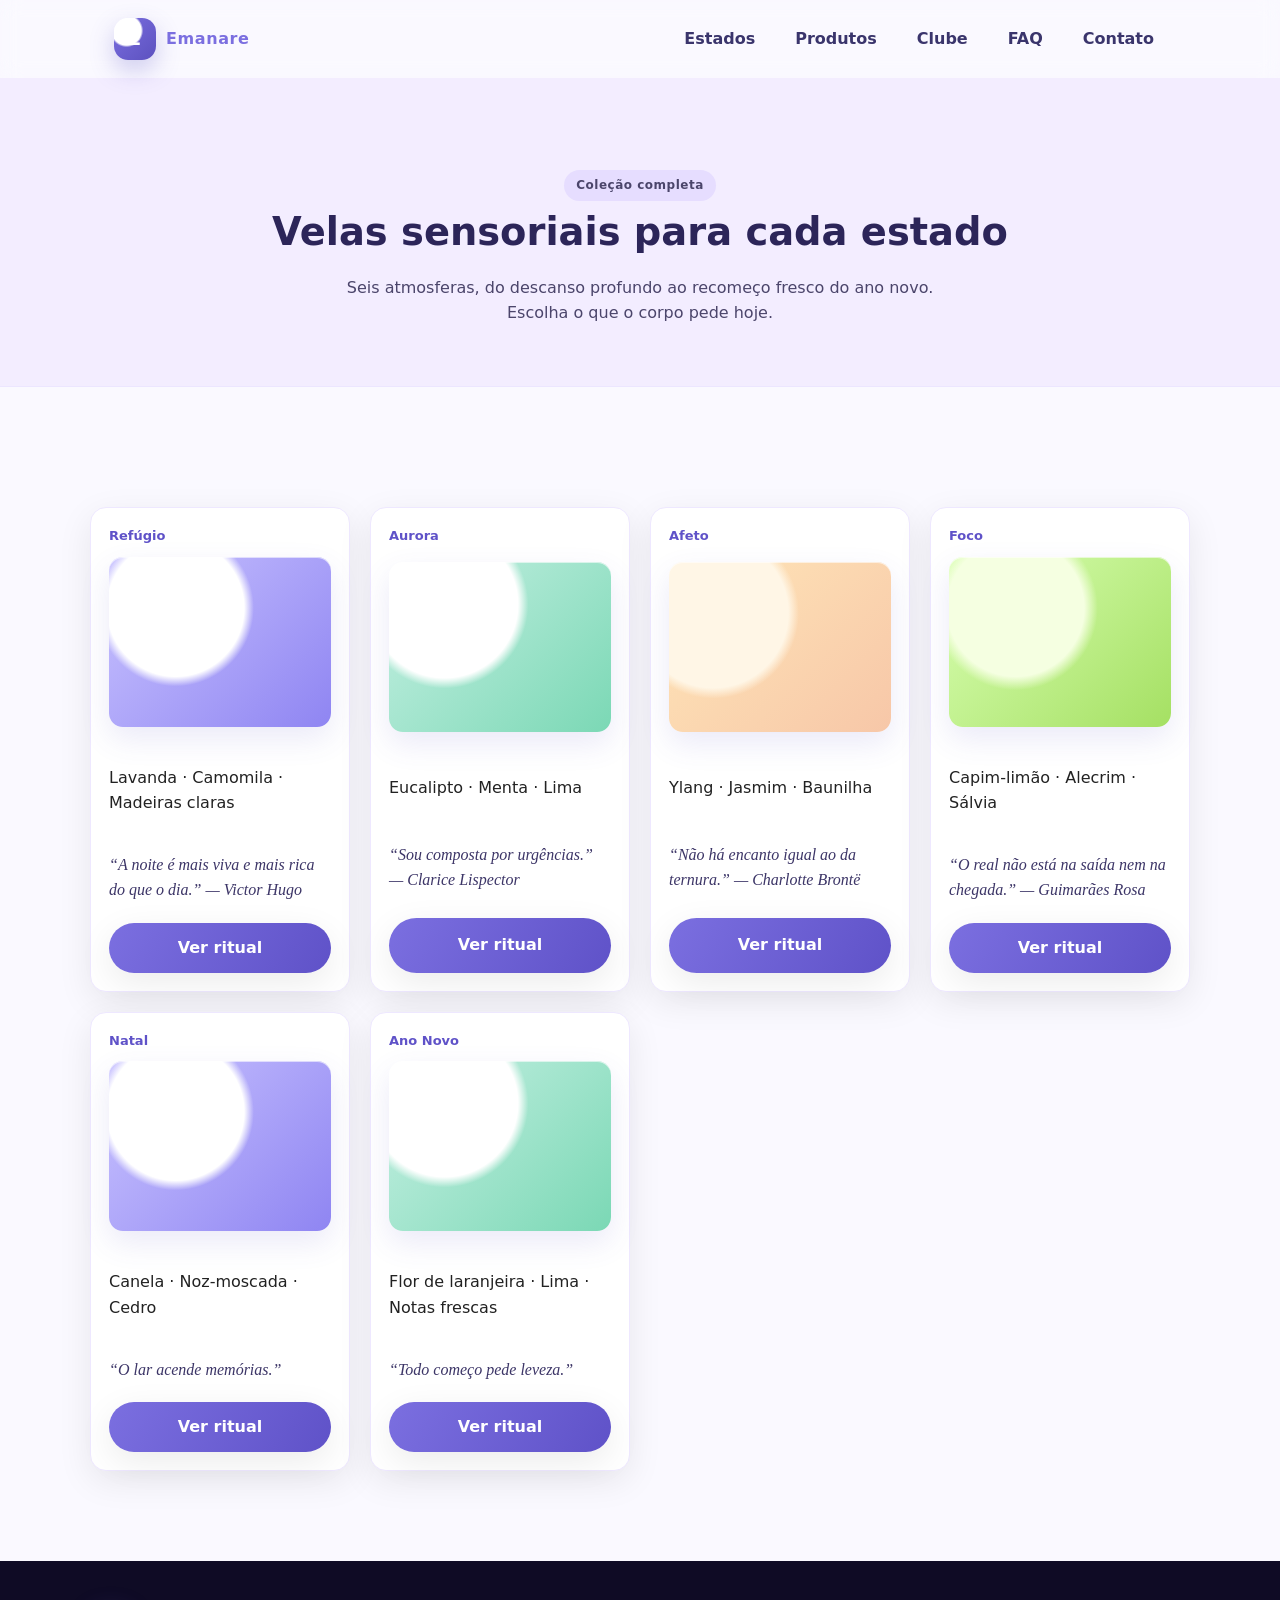
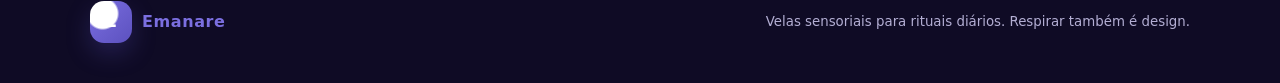
<file: produtos.html>
<!DOCTYPE html>
<html lang="pt-BR">
<head>
  <meta charset="UTF-8" />
  <meta name="viewport" content="width=device-width, initial-scale=1.0" />
  <title>Coleção — Emanare</title>
  <link rel="stylesheet" href="css/style.css" />
</head>
<body>
  <header>
    <nav class="navbar">
      <a class="brand" href="index.html">
        <span class="logo-mark" aria-hidden="true">E</span>
        <span>Emanare</span>
      </a>
      <div class="nav-links">
        <a href="index.html#estados">Estados</a>
        <a href="index.html#produtos">Produtos</a>
        <a href="clube.html">Clube</a>
        <a href="faq.html">FAQ</a>
        <a href="contato.html">Contato</a>
      </div>
    </nav>
  </header>

  <section class="page-hero">
    <div class="container">
      <p class="badge">Coleção completa</p>
      <h1>Velas sensoriais para cada estado</h1>
      <p>Seis atmosferas, do descanso profundo ao recomeço fresco do ano novo. Escolha o que o corpo pede hoje.</p>
    </div>
  </section>

  <main class="section">
    <div class="container">
      <div class="product-grid">
        <div class="product-card">
          <div class="tag">Refúgio</div>
          <div class="illustration lavender" role="img" aria-label="Refúgio"></div>
          <p>Lavanda · Camomila · Madeiras claras</p>
          <p class="quote">“A noite é mais viva e mais rica do que o dia.” — Victor Hugo</p>
          <a class="btn-primary" href="produto-refugio.html">Ver ritual</a>
        </div>
        <div class="product-card">
          <div class="tag">Aurora</div>
          <div class="illustration eucalyptus" role="img" aria-label="Aurora"></div>
          <p>Eucalipto · Menta · Lima</p>
          <p class="quote">“Sou composta por urgências.” — Clarice Lispector</p>
          <a class="btn-primary" href="produto-aurora.html">Ver ritual</a>
        </div>
        <div class="product-card">
          <div class="tag">Afeto</div>
          <div class="illustration ylang" role="img" aria-label="Afeto"></div>
          <p>Ylang · Jasmim · Baunilha</p>
          <p class="quote">“Não há encanto igual ao da ternura.” — Charlotte Brontë</p>
          <a class="btn-primary" href="produto-afeto.html">Ver ritual</a>
        </div>
        <div class="product-card">
          <div class="tag">Foco</div>
          <div class="illustration lemon" role="img" aria-label="Foco"></div>
          <p>Capim-limão · Alecrim · Sálvia</p>
          <p class="quote">“O real não está na saída nem na chegada.” — Guimarães Rosa</p>
          <a class="btn-primary" href="produto-foco.html">Ver ritual</a>
        </div>
        <div class="product-card">
          <div class="tag">Natal</div>
          <div class="illustration lavender" role="img" aria-label="Natal"></div>
          <p>Canela · Noz-moscada · Cedro</p>
          <p class="quote">“O lar acende memórias.”</p>
          <a class="btn-primary" href="produto-natal.html">Ver ritual</a>
        </div>
        <div class="product-card">
          <div class="tag">Ano Novo</div>
          <div class="illustration eucalyptus" role="img" aria-label="Ano Novo"></div>
          <p>Flor de laranjeira · Lima · Notas frescas</p>
          <p class="quote">“Todo começo pede leveza.”</p>
          <a class="btn-primary" href="produto-ano-novo.html">Ver ritual</a>
        </div>
      </div>
    </div>
  </main>

  <footer class="footer">
    <div class="container">
      <div class="brand">
        <span class="logo-mark" aria-hidden="true">E</span>
        <span>Emanare</span>
      </div>
      <small>Velas sensoriais para rituais diários. Respirar também é design.</small>
    </div>
  </footer>
  <script src="js/main.js"></script>
</body>
</html>
</file>
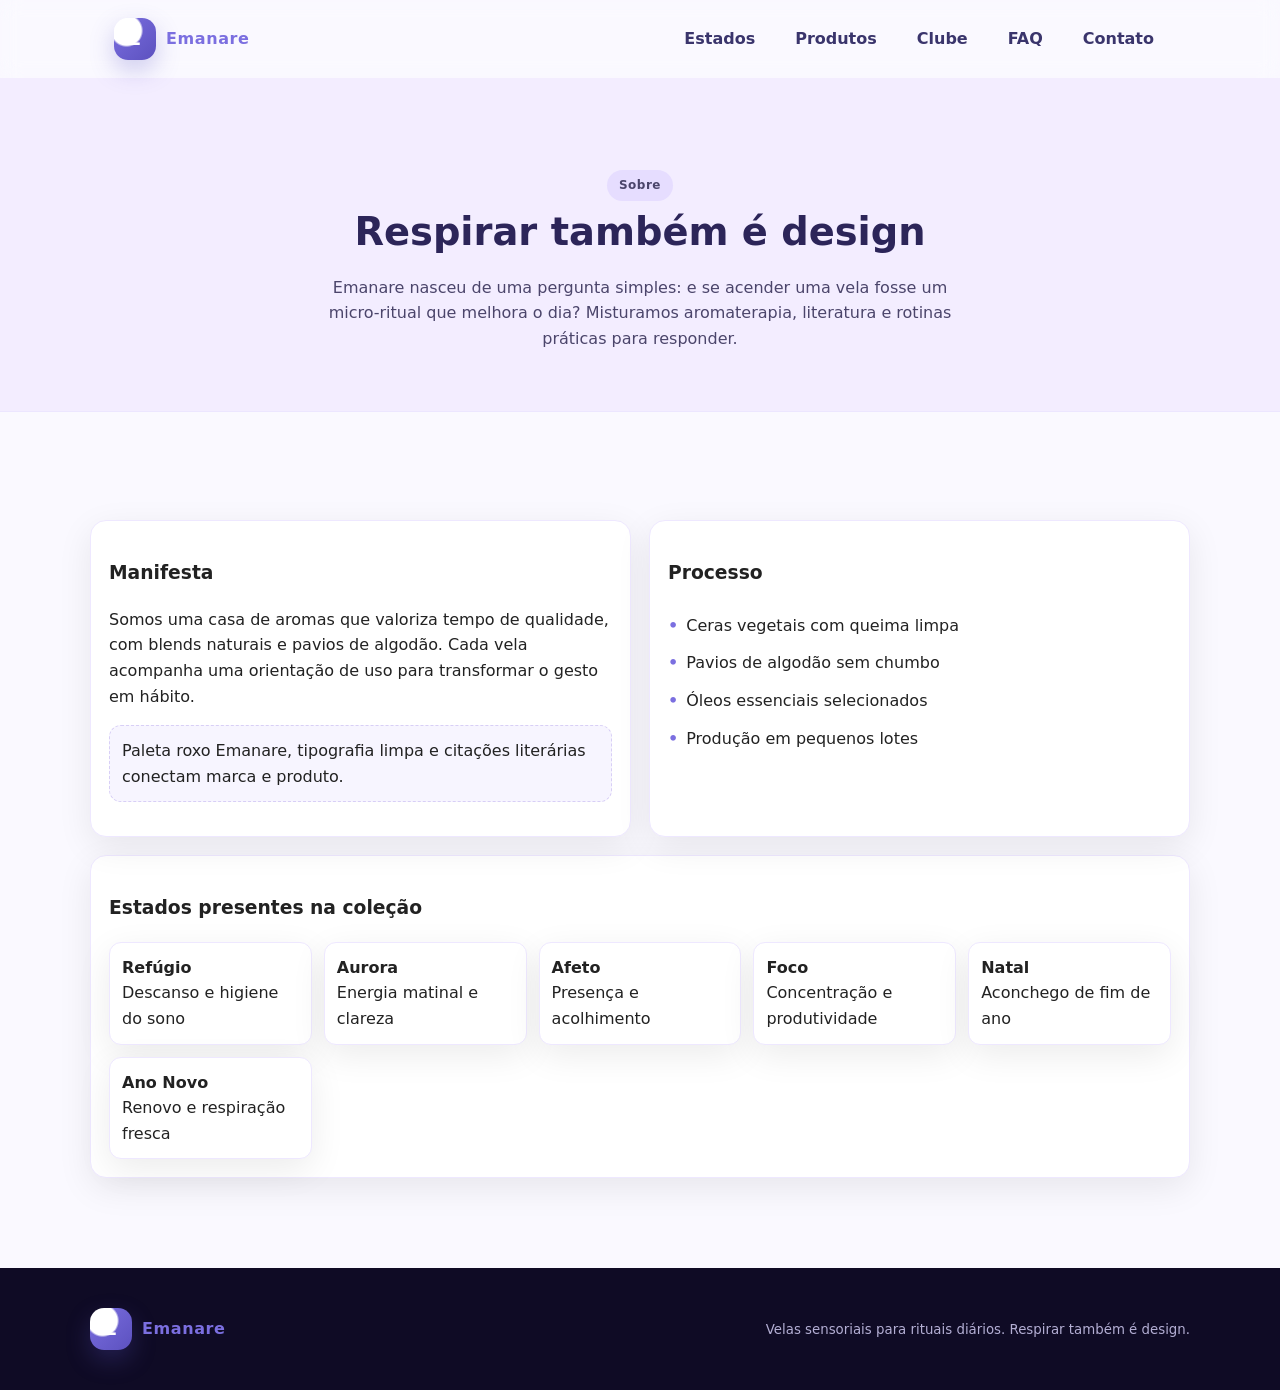
<file: sobre.html>
<!DOCTYPE html>
<html lang="pt-BR">
<head>
  <meta charset="UTF-8" />
  <meta name="viewport" content="width=device-width, initial-scale=1.0" />
  <title>Sobre — Emanare</title>
  <link rel="stylesheet" href="css/style.css" />
</head>
<body>
  <header>
    <nav class="navbar">
      <a class="brand" href="index.html">
        <span class="logo-mark" aria-hidden="true">E</span>
        <span>Emanare</span>
      </a>
      <div class="nav-links">
        <a href="index.html#estados">Estados</a>
        <a href="produtos.html">Produtos</a>
        <a href="clube.html">Clube</a>
        <a href="faq.html">FAQ</a>
        <a href="contato.html">Contato</a>
      </div>
    </nav>
  </header>

  <section class="page-hero">
    <div class="container">
      <p class="badge">Sobre</p>
      <h1>Respirar também é design</h1>
      <p>Emanare nasceu de uma pergunta simples: e se acender uma vela fosse um micro-ritual que melhora o dia? Misturamos aromaterapia, literatura e rotinas práticas para responder.</p>
    </div>
  </section>

  <main class="section">
    <div class="container">
      <div class="two-col">
        <div class="section-alt">
          <h3>Manifesta</h3>
          <p>Somos uma casa de aromas que valoriza tempo de qualidade, com blends naturais e pavios de algodão. Cada vela acompanha uma orientação de uso para transformar o gesto em hábito.</p>
          <p class="note">Paleta roxo Emanare, tipografia limpa e citações literárias conectam marca e produto.</p>
        </div>
        <div class="section-alt">
          <h3>Processo</h3>
          <ul class="checklist">
            <li>Ceras vegetais com queima limpa</li>
            <li>Pavios de algodão sem chumbo</li>
            <li>Óleos essenciais selecionados</li>
            <li>Produção em pequenos lotes</li>
          </ul>
        </div>
      </div>

      <div class="section-alt">
        <h3>Estados presentes na coleção</h3>
        <div class="table-like">
          <div><strong>Refúgio</strong><br />Descanso e higiene do sono</div>
          <div><strong>Aurora</strong><br />Energia matinal e clareza</div>
          <div><strong>Afeto</strong><br />Presença e acolhimento</div>
          <div><strong>Foco</strong><br />Concentração e produtividade</div>
          <div><strong>Natal</strong><br />Aconchego de fim de ano</div>
          <div><strong>Ano Novo</strong><br />Renovo e respiração fresca</div>
        </div>
      </div>
    </div>
  </main>

  <footer class="footer">
    <div class="container">
      <div class="brand">
        <span class="logo-mark" aria-hidden="true">E</span>
        <span>Emanare</span>
      </div>
      <small>Velas sensoriais para rituais diários. Respirar também é design.</small>
    </div>
  </footer>
  <script src="js/main.js"></script>
</body>
</html>
</file>
<file: css/style.css>
:root {
  --purple: #7b6fe0;
  --purple-light: #e6ddff;
  --text: #222;
  --bg: #ffffff;
  --muted: #f7f5ff;
  --shadow: 0 10px 35px rgba(0, 0, 0, 0.08);
  --radius: 16px;
  --transition: all 0.25s ease;
}

* {
  box-sizing: border-box;
}

body {
  margin: 0;
  font-family: system-ui, -apple-system, BlinkMacSystemFont, "Segoe UI", sans-serif;
  color: var(--text);
  background: #faf9ff;
  line-height: 1.6;
}

a {
  color: inherit;
  text-decoration: none;
}

a:hover {
  color: var(--purple);
}

header {
  position: sticky;
  top: 0;
  z-index: 10;
  backdrop-filter: blur(10px);
}

.navbar {
  display: flex;
  align-items: center;
  justify-content: space-between;
  padding: 18px 24px;
  max-width: 1100px;
  margin: 0 auto;
}

.brand {
  display: inline-flex;
  align-items: center;
  gap: 10px;
  font-weight: 700;
  letter-spacing: 0.6px;
  color: var(--purple);
}

.logo-mark {
  width: 42px;
  height: 42px;
  border-radius: 14px;
  background: radial-gradient(circle at 30% 30%, #ffffff 0 35%, rgba(255, 255, 255, 0) 40%),
    linear-gradient(135deg, #7b6fe0, #5c51bf);
  display: inline-flex;
  align-items: center;
  justify-content: center;
  color: #fff;
  font-weight: 800;
  font-size: 18px;
  letter-spacing: 0.4px;
  box-shadow: 0 10px 25px rgba(91, 82, 195, 0.28);
}

.nav-links {
  display: flex;
  gap: 16px;
  align-items: center;
  flex-wrap: wrap;
}

.nav-links a {
  padding: 8px 12px;
  border-radius: 12px;
  font-weight: 600;
  color: #3a356c;
  transition: var(--transition);
}

.nav-links a:hover {
  background: var(--purple-light);
  color: var(--text);
}

.btn-primary,
.btn-secondary,
.btn-ghost {
  display: inline-flex;
  align-items: center;
  justify-content: center;
  gap: 8px;
  padding: 12px 18px;
  border-radius: 999px;
  font-weight: 700;
  border: none;
  cursor: pointer;
  transition: var(--transition);
}

.btn-primary {
  background: linear-gradient(120deg, #7b6fe0, #5f52c8);
  color: white;
  box-shadow: var(--shadow);
}

.btn-primary:hover {
  transform: translateY(-2px);
}

.btn-secondary {
  background: #fff;
  color: var(--purple);
  border: 1px solid var(--purple-light);
}

.btn-secondary:hover {
  background: var(--purple-light);
}

.btn-ghost {
  background: transparent;
  color: var(--text);
  border: 1px dashed var(--purple-light);
}

main {
  overflow: hidden;
}

.hero {
  position: relative;
  background: radial-gradient(circle at 20% 20%, #958bf1 0, #7b6fe0 35%, #5c51bf 75%);
  color: white;
  padding: 110px 24px 120px;
}

.hero .container {
  max-width: 1100px;
  margin: 0 auto;
  display: grid;
  grid-template-columns: repeat(auto-fit, minmax(320px, 1fr));
  gap: 30px;
  align-items: center;
}

.video-placeholder {
  background: rgba(255, 255, 255, 0.08);
  border: 1px solid rgba(255, 255, 255, 0.2);
  border-radius: 24px;
  padding: 16px;
  box-shadow: var(--shadow);
  position: relative;
}

.video-frame {
  background: linear-gradient(135deg, rgba(255, 255, 255, 0.15), rgba(230, 221, 255, 0.2));
  border-radius: 18px;
  height: 240px;
  position: relative;
  overflow: hidden;
}

.video-frame::after {
  content: "";
  position: absolute;
  inset: 0;
  background: radial-gradient(circle at 30% 40%, rgba(255, 255, 255, 0.35), transparent 55%),
    radial-gradient(circle at 70% 60%, rgba(230, 221, 255, 0.6), transparent 60%),
    linear-gradient(120deg, rgba(255, 255, 255, 0.08), rgba(91, 82, 195, 0.4));
  opacity: 0.75;
  filter: blur(2px);
}

.video-label {
  margin-top: 10px;
  font-weight: 700;
  letter-spacing: 0.4px;
  color: rgba(255, 255, 255, 0.9);
}

.hero h1 {
  font-size: clamp(34px, 4vw, 48px);
  margin: 0 0 12px;
}

.hero p {
  margin: 0 0 24px;
  font-size: 18px;
  max-width: 520px;
}

.smoke-badge {
  position: absolute;
  right: 16px;
  bottom: 16px;
  background: rgba(255, 255, 255, 0.12);
  border: 1px solid rgba(255, 255, 255, 0.25);
  padding: 10px 14px;
  border-radius: 999px;
  font-weight: 600;
}

.hero-smoke {
  position: absolute;
  right: -40px;
  top: 8%;
  width: 260px;
  height: 260px;
  background: radial-gradient(circle at 30% 30%, rgba(255, 255, 255, 0.4), transparent 55%),
    radial-gradient(circle at 70% 20%, rgba(230, 221, 255, 0.6), transparent 60%),
    radial-gradient(circle at 50% 80%, rgba(255, 255, 255, 0.3), transparent 60%);
  filter: blur(18px);
  opacity: 0.75;
  pointer-events: none;
}

.section {
  padding: 90px 24px;
}

.section .container {
  max-width: 1100px;
  margin: 0 auto;
}

.section h2 {
  font-size: 32px;
  margin-bottom: 12px;
  color: #2c2559;
}

.section p.lead {
  margin-top: 0;
  color: #4b456b;
}

.grid {
  display: grid;
  grid-template-columns: repeat(auto-fit, minmax(230px, 1fr));
  gap: 20px;
  margin-top: 28px;
}

.card {
  background: #fff;
  border-radius: var(--radius);
  padding: 18px;
  box-shadow: var(--shadow);
  border: 1px solid #eee8ff;
}

.illustration {
  border-radius: 14px;
  margin-bottom: 12px;
  background: var(--purple-light);
  height: 170px;
  box-shadow: inset 0 1px 0 rgba(255, 255, 255, 0.6), 0 12px 30px rgba(91, 82, 195, 0.12);
}

.illustration.lavender {
  background: radial-gradient(circle at 30% 30%, #ffffff 0 35%, rgba(255, 255, 255, 0) 40%),
    linear-gradient(135deg, #c9c3ff, #8f85f2);
}

.illustration.eucalyptus {
  background: radial-gradient(circle at 25% 25%, #ffffff 0 35%, transparent 40%),
    linear-gradient(135deg, #c6f0e3, #7bd8b5);
}

.illustration.ylang {
  background: radial-gradient(circle at 20% 30%, #fff6e6 0 35%, transparent 40%),
    linear-gradient(135deg, #ffe6b8, #f7c7a8);
}

.illustration.lemon {
  background: radial-gradient(circle at 30% 30%, #f5ffe1 0 35%, transparent 42%),
    linear-gradient(135deg, #d9ffb3, #a5e063);
}

.illustration.red {
  background: radial-gradient(circle at 30% 30%, #ffe3d4 0 35%, transparent 42%),
    linear-gradient(135deg, #e65f5c, #c4323f);
}

.illustration.light {
  background: radial-gradient(circle at 25% 25%, #ffffff 0 35%, transparent 40%),
    linear-gradient(135deg, #e3f2ff, #9fd4ff);
}

.badge {
  display: inline-flex;
  align-items: center;
  padding: 6px 12px;
  background: var(--purple-light);
  color: #5246b3;
  border-radius: 999px;
  font-weight: 700;
  font-size: 12px;
  letter-spacing: 0.5px;
}

.quote {
  font-family: Georgia, "Times New Roman", serif;
  color: #3c3567;
  font-style: italic;
  margin: 10px 0;
}

.ritual-list {
  display: grid;
  grid-template-columns: repeat(auto-fit, minmax(200px, 1fr));
  gap: 18px;
  margin-top: 24px;
}

.ritual-item {
  padding: 16px;
  background: #fff;
  border-radius: var(--radius);
  border: 1px solid #eee8ff;
  box-shadow: var(--shadow);
}

.ugc {
  display: grid;
  grid-template-columns: repeat(auto-fit, minmax(240px, 1fr));
  gap: 18px;
  margin-top: 24px;
}

.ugc .ugc-tile {
  height: 200px;
  width: 100%;
  border-radius: 16px;
  background: radial-gradient(circle at 20% 20%, rgba(255, 255, 255, 0.6), transparent 55%),
    linear-gradient(135deg, #f4f0ff, #e6ddff);
  box-shadow: inset 0 1px 0 rgba(255, 255, 255, 0.5), 0 10px 24px rgba(124, 111, 224, 0.18);
}

.footer {
  background: #0f0b25;
  color: #dcd7ff;
  padding: 40px 24px;
}

.footer .container {
  max-width: 1100px;
  margin: 0 auto;
  display: flex;
  align-items: center;
  justify-content: space-between;
  gap: 16px;
}

.footer small {
  opacity: 0.8;
}

.page-hero {
  background: #f3edff;
  padding: 80px 24px 60px;
  border-bottom: 1px solid #ece6ff;
}

.page-hero .container {
  max-width: 900px;
  margin: 0 auto;
  text-align: center;
}

.page-hero h1 {
  margin: 0;
  color: #2c2559;
  font-size: clamp(32px, 3vw, 42px);
}

.page-hero p {
  margin: 12px auto 0;
  max-width: 640px;
  color: #4b456b;
}

.product-grid {
  display: grid;
  grid-template-columns: repeat(auto-fit, minmax(260px, 1fr));
  gap: 20px;
  margin-top: 30px;
}

.product-card {
  background: #fff;
  border-radius: var(--radius);
  padding: 18px;
  border: 1px solid #eee8ff;
  box-shadow: var(--shadow);
  display: grid;
  gap: 10px;
}

.product-card .tag {
  font-size: 13px;
  color: #5f52c8;
  font-weight: 700;
}

.faq-item {
  border: 1px solid #eee8ff;
  border-radius: var(--radius);
  margin-bottom: 12px;
  overflow: hidden;
  background: #fff;
  box-shadow: var(--shadow);
}

.faq-question {
  padding: 16px;
  display: flex;
  justify-content: space-between;
  align-items: center;
  cursor: pointer;
  font-weight: 700;
}

.faq-answer {
  padding: 0 16px 16px;
  display: none;
  color: #4b456b;
}

.faq-item.active .faq-answer {
  display: block;
}

.faq-item.active .faq-question {
  color: var(--purple);
}

.detail-layout {
  max-width: 1000px;
  margin: 40px auto;
  padding: 0 24px 80px;
  display: grid;
  grid-template-columns: repeat(auto-fit, minmax(320px, 1fr));
  gap: 24px;
}

.detail-card {
  background: #fff;
  border-radius: var(--radius);
  padding: 20px;
  border: 1px solid #eee8ff;
  box-shadow: var(--shadow);
}

.note {
  padding: 12px;
  border-radius: 12px;
  background: #f7f5ff;
  border: 1px dashed #d8cff6;
}

.checklist {
  list-style: none;
  padding: 0;
  margin: 0;
}

.checklist li {
  padding: 6px 0;
  display: flex;
  gap: 8px;
  align-items: center;
}

.checklist li::before {
  content: '•';
  color: var(--purple);
  font-weight: 700;
}

.flavor {
  font-weight: 700;
  color: #5f52c8;
}

.section-alt {
  background: #fff;
  border: 1px solid #eee8ff;
  border-radius: var(--radius);
  padding: 18px;
  margin-top: 18px;
  box-shadow: var(--shadow);
}

.two-col {
  display: grid;
  grid-template-columns: repeat(auto-fit, minmax(280px, 1fr));
  gap: 18px;
}

.contact-form {
  display: grid;
  gap: 12px;
  margin-top: 18px;
}

.contact-form input,
.contact-form textarea,
.contact-form select {
  padding: 12px 14px;
  border-radius: 12px;
  border: 1px solid #dcd3ff;
  background: #fff;
  font-family: inherit;
}

.contact-form textarea {
  min-height: 120px;
  resize: vertical;
}

.table-like {
  display: grid;
  grid-template-columns: repeat(auto-fit, minmax(200px, 1fr));
  gap: 12px;
}

.table-like div {
  padding: 12px;
  background: #fff;
  border: 1px solid #eee8ff;
  border-radius: 12px;
  box-shadow: var(--shadow);
}

.special-natal {
  background: linear-gradient(120deg, #b54646, #f2c94c);
  color: #fff;
}

.special-ano-novo {
  background: linear-gradient(120deg, #60b1ff, #9be5c8);
  color: #0f2d30;
}

@media (max-width: 720px) {
  .nav-links {
    justify-content: flex-end;
  }
  .navbar {
    gap: 10px;
  }
}
</file>
<file: style.css>
:root {
  --bg: #f7f3ed;
  --card: #ffffff;
  --accent: #b37c4a;
  --accent-dark: #8c5d32;
  --text: #2f2a28;
  --muted: #5c5450;
  --shadow: 0 10px 30px rgba(0, 0, 0, 0.07);
  --radius: 14px;
  --max-width: 1100px;
  --font: 'Inter', 'Segoe UI', system-ui, -apple-system, sans-serif;
}

* { box-sizing: border-box; }

body {
  margin: 0;
  font-family: var(--font);
  background: radial-gradient(circle at 20% 20%, rgba(179, 124, 74, 0.08), transparent 35%),
              radial-gradient(circle at 80% 0%, rgba(140, 93, 50, 0.08), transparent 30%),
              var(--bg);
  color: var(--text);
  line-height: 1.7;
}

header {
  background: rgba(255, 255, 255, 0.85);
  backdrop-filter: blur(8px);
  position: sticky;
  top: 0;
  z-index: 10;
  box-shadow: var(--shadow);
}

.navbar {
  max-width: var(--max-width);
  margin: 0 auto;
  padding: 16px 20px;
  display: flex;
  align-items: center;
  justify-content: space-between;
  gap: 24px;
}

.logo {
  font-weight: 800;
  letter-spacing: 0.06em;
  color: var(--accent);
  text-transform: uppercase;
  font-size: 18px;
}

.tagline { color: var(--muted); font-size: 14px; margin-left: 10px; }

nav a {
  color: var(--text);
  text-decoration: none;
  font-weight: 600;
  padding: 10px 12px;
  border-radius: 10px;
  transition: all 0.2s ease;
}

nav a:hover, nav a:focus {
  background: rgba(179, 124, 74, 0.15);
  color: var(--accent-dark);
}

main { max-width: var(--max-width); margin: 0 auto; padding: 40px 20px 70px; }

.hero {
  display: grid;
  grid-template-columns: repeat(auto-fit, minmax(280px, 1fr));
  gap: 28px;
  align-items: center;
  padding: 32px;
  border-radius: var(--radius);
  background: linear-gradient(145deg, rgba(179, 124, 74, 0.12), rgba(255, 255, 255, 0.9));
  box-shadow: var(--shadow);
  margin-top: 24px;
}

.hero h1 { font-size: clamp(28px, 5vw, 38px); margin: 0 0 12px; }
.hero p { margin: 0 0 16px; color: var(--muted); }

.button-row { display: flex; gap: 12px; flex-wrap: wrap; }

.button {
  display: inline-block;
  padding: 12px 18px;
  border-radius: 12px;
  font-weight: 700;
  text-decoration: none;
  transition: transform 0.15s ease, box-shadow 0.15s ease;
}

.button.primary { background: var(--accent); color: #fff; box-shadow: var(--shadow); }
.button.secondary { background: #fff; color: var(--accent-dark); border: 1px solid rgba(0,0,0,0.05); }

.button:hover { transform: translateY(-2px); box-shadow: 0 8px 20px rgba(0,0,0,0.12); }

.section-title { margin: 48px 0 16px; font-size: 22px; }

.cards {
  display: grid;
  grid-template-columns: repeat(auto-fit, minmax(250px, 1fr));
  gap: 18px;
}

.card {
  background: var(--card);
  border-radius: var(--radius);
  padding: 20px;
  box-shadow: var(--shadow);
  border: 1px solid rgba(0, 0, 0, 0.02);
}

.card h3 { margin-top: 0; margin-bottom: 8px; }
.card p { margin: 0; color: var(--muted); }

.list {
  background: var(--card);
  border-radius: var(--radius);
  padding: 18px 20px;
  box-shadow: var(--shadow);
  border: 1px solid rgba(0, 0, 0, 0.03);
}

.list li { margin-bottom: 10px; color: var(--muted); }

.form-card {
  background: var(--card);
  padding: 24px;
  border-radius: var(--radius);
  box-shadow: var(--shadow);
  border: 1px solid rgba(0, 0, 0, 0.03);
}

label { display: block; margin-bottom: 6px; font-weight: 600; }
input, textarea, select {
  width: 100%;
  padding: 12px;
  border: 1px solid rgba(0, 0, 0, 0.08);
  border-radius: 12px;
  font-family: var(--font);
  font-size: 15px;
  background: #fdfbf7;
}

textarea { min-height: 120px; resize: vertical; }

footer {
  border-top: 1px solid rgba(0, 0, 0, 0.05);
  background: #fff;
  padding: 16px 20px;
  color: var(--muted);
  text-align: center;
}

.badge {
  display: inline-block;
  padding: 6px 12px;
  border-radius: 999px;
  background: rgba(179, 124, 74, 0.12);
  color: var(--accent-dark);
  font-weight: 700;
  font-size: 13px;
}

.grid-2 {
  display: grid;
  grid-template-columns: repeat(auto-fit, minmax(260px, 1fr));
  gap: 18px;
  align-items: start;
}

blockquote {
  margin: 0;
  padding-left: 18px;
  border-left: 4px solid rgba(179, 124, 74, 0.4);
  color: var(--muted);
}

@media (max-width: 700px) {
  nav { display: flex; flex-wrap: wrap; gap: 6px; }
  nav a { padding: 8px 10px; }
  .navbar { flex-direction: column; align-items: flex-start; }
}
</file>
